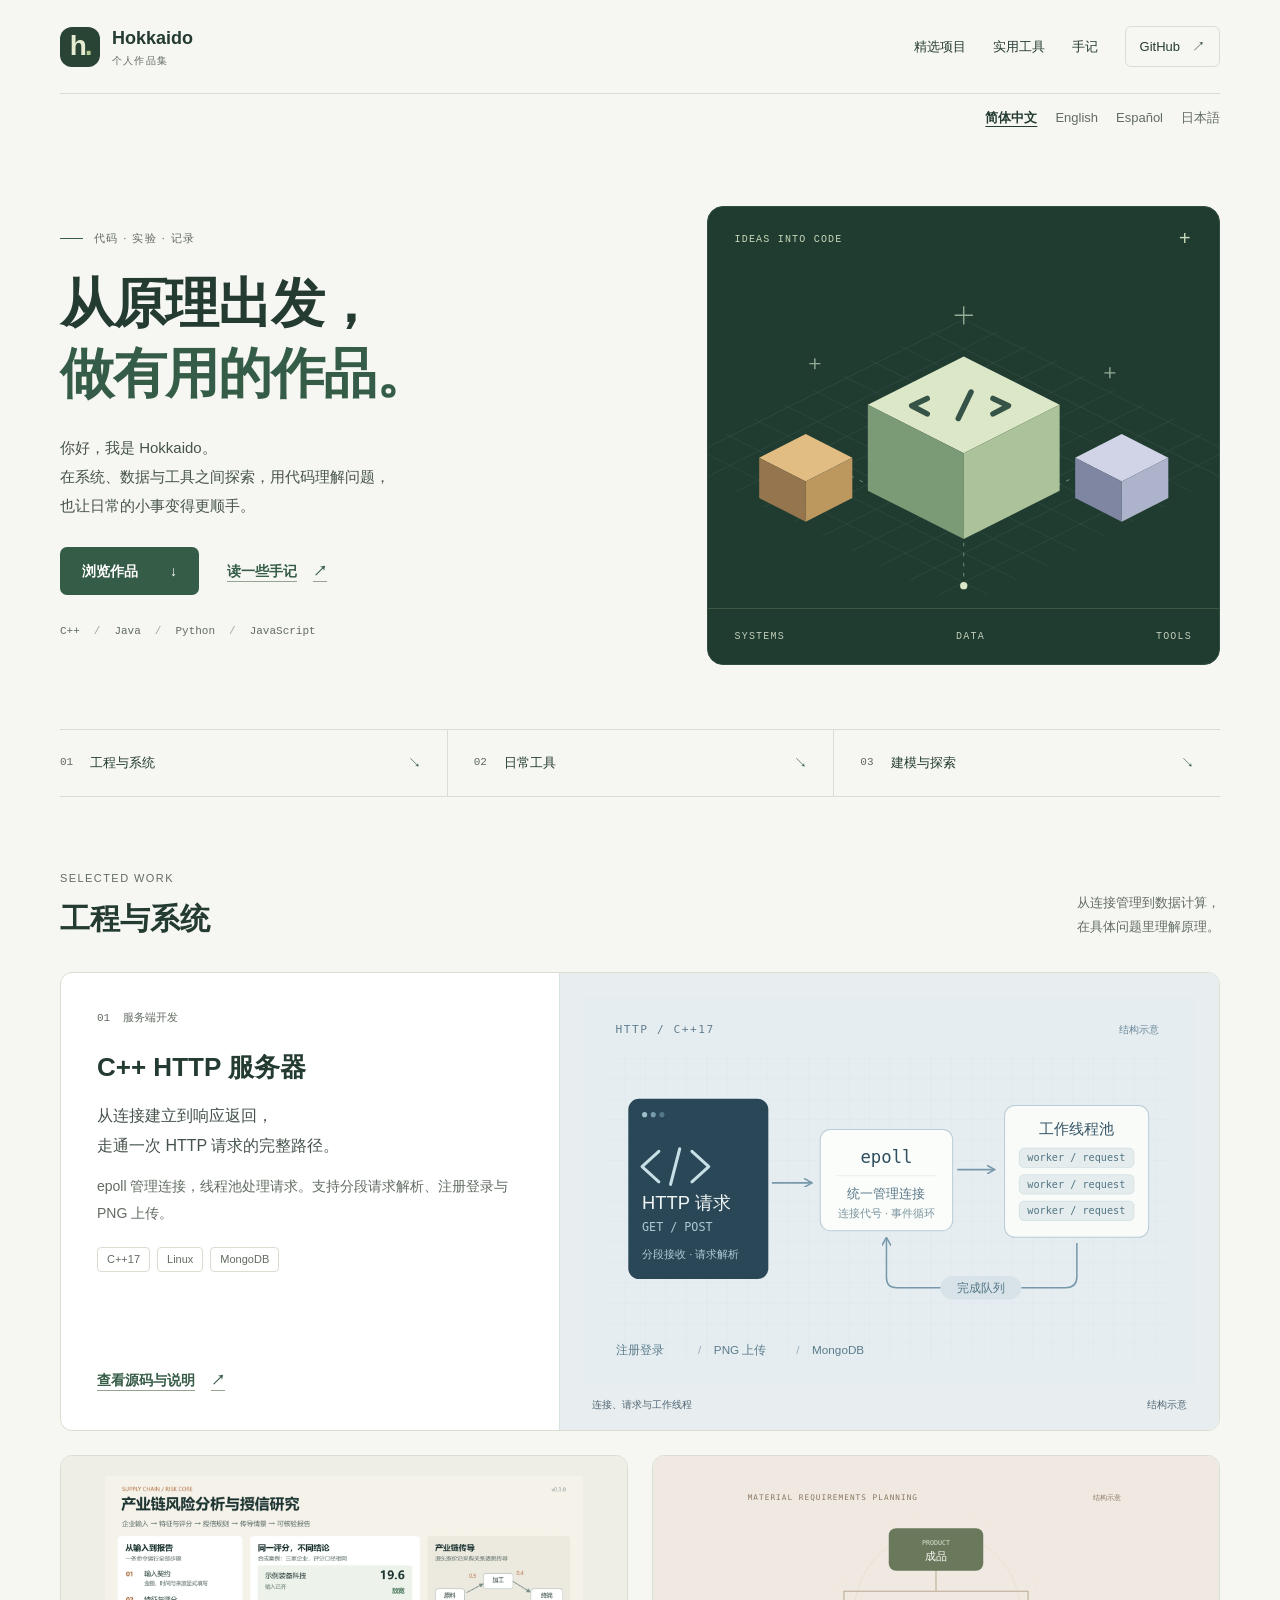
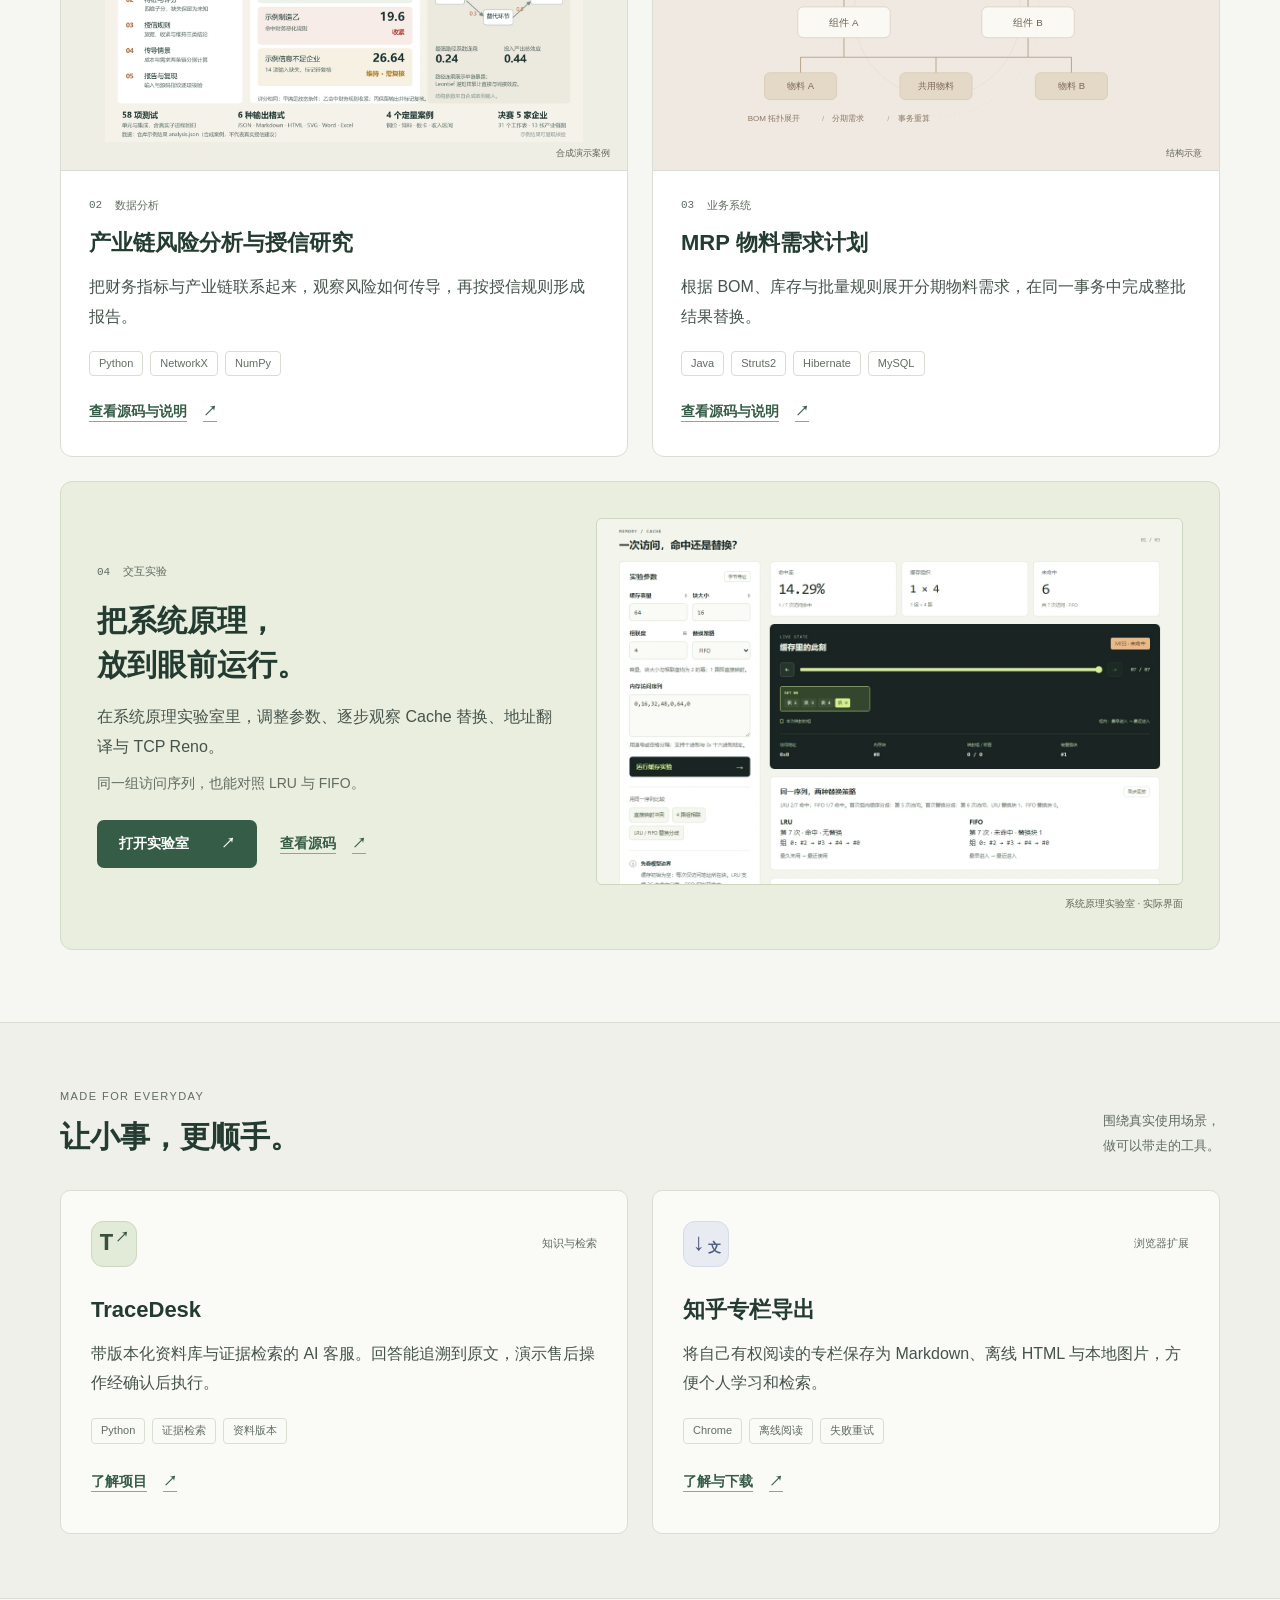
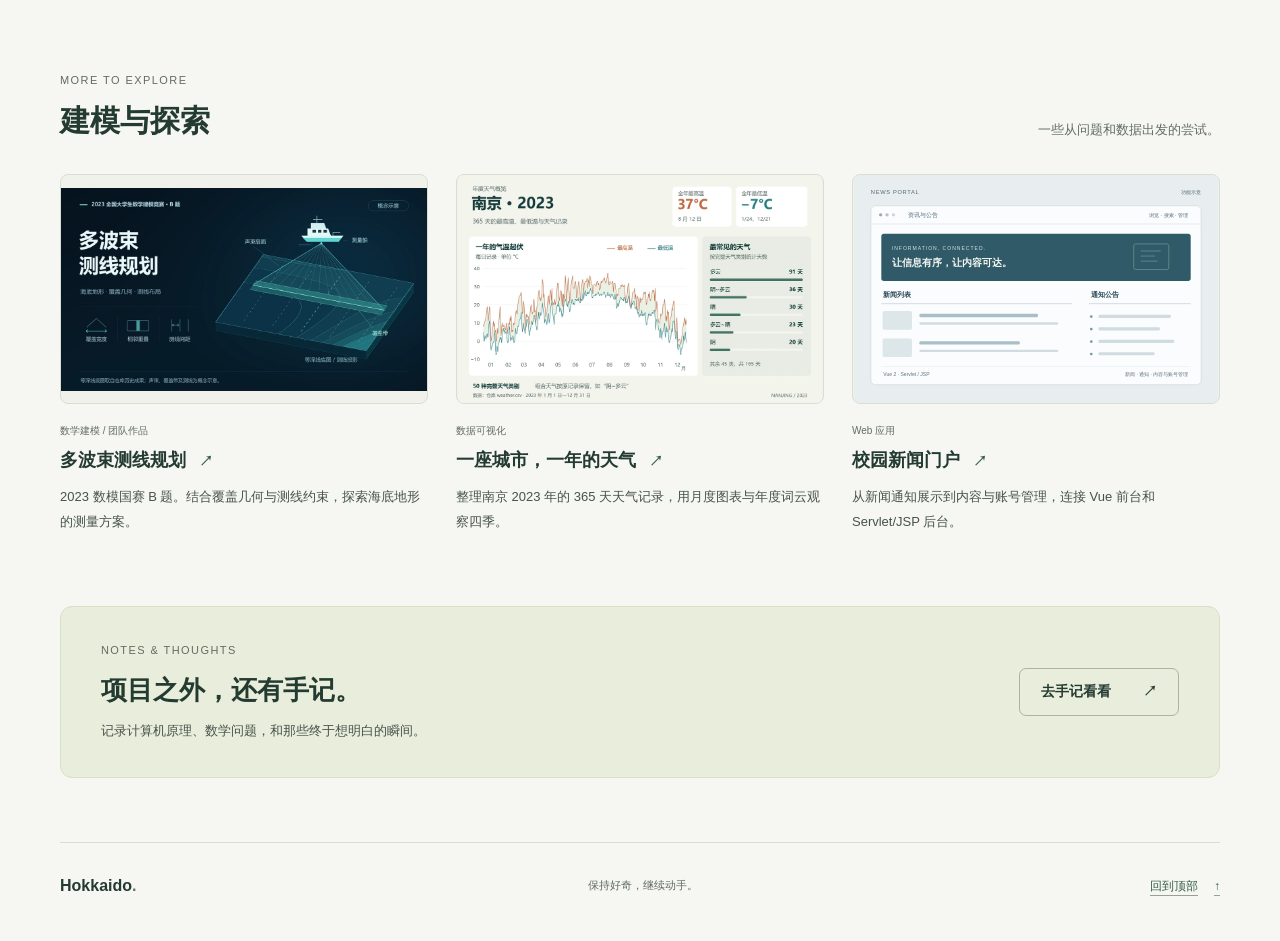
<file: index.html>
<!doctype html>
<html lang="zh-CN">
<head>
  <meta charset="utf-8">
  <meta name="viewport" content="width=device-width, initial-scale=1">
  <meta name="theme-color" content="#f6f7f2">
  <meta name="description" content="Hokkaido 的作品集。探索系统原理、服务端开发、数据分析与实用工具，查看项目源码和在线体验。">
  <meta property="og:type" content="website">
  <meta property="og:title" content="Hokkaido · 从原理出发，做有用的作品">
  <meta property="og:description" content="系统、数据与工具。用代码理解问题，把想法变成可体验的作品。">
  <meta property="og:url" content="https://hokkaidoooo.github.io/">
  <meta property="og:locale" content="zh_CN">
  <meta name="referrer" content="strict-origin-when-cross-origin">
  <link rel="canonical" href="https://hokkaidoooo.github.io/">
  <link rel="alternate" hreflang="zh-CN" href="https://hokkaidoooo.github.io/">
  <link rel="alternate" hreflang="en" href="https://hokkaidoooo.github.io/en/">
  <link rel="alternate" hreflang="es" href="https://hokkaidoooo.github.io/es/">
  <link rel="alternate" hreflang="ja" href="https://hokkaidoooo.github.io/ja/">
  <link rel="alternate" hreflang="x-default" href="https://hokkaidoooo.github.io/">
  <link rel="icon" href="assets/favicon.svg" type="image/svg+xml">
  <link rel="stylesheet" href="assets/site.css">
  <title>Hokkaido · 作品集</title>
</head>
<body id="top">
  <a class="skip-link" href="#main">跳到正文</a>
  <header class="site-header wrap">
    <a class="brand" href="#top" aria-label="Hokkaido，回到首页顶部">
      <span class="brand-mark" aria-hidden="true">h<span>.</span></span>
      <span>Hokkaido<span class="brand-caption">个人作品集</span></span>
    </a>
    <nav class="site-nav" aria-label="站内导航">
      <a href="#projects">精选项目</a><a href="#tools">实用工具</a>
      <a href="https://hokkaidoooo.github.io/blog/">手记</a>
      <a class="nav-github" href="https://github.com/Hokkaidoooo">GitHub <span aria-hidden="true">↗</span></a>
    </nav>
  </header>
  <nav class="language-nav wrap" aria-label="页面语言">
    <a lang="zh-CN" hreflang="zh-CN" href="index.html" aria-current="page">简体中文</a>
    <a lang="en" hreflang="en" href="en/index.html">English</a>
    <a lang="es" hreflang="es" href="es/index.html">Español</a>
    <a lang="ja" hreflang="ja" href="ja/index.html">日本語</a>
  </nav>
  <main id="main" tabindex="-1">
    <section class="hero wrap" aria-labelledby="intro-title">
      <div class="hero-copy">
        <p class="eyebrow"><span class="small-rule" aria-hidden="true"></span>代码 · 实验 · 记录</p>
        <h1 id="intro-title">从原理出发，<br><span>做有用的作品。</span></h1>
        <p class="hero-description">你好，我是 Hokkaido。<br>在系统、数据与工具之间探索，用代码理解问题，<br class="desktop-break">也让日常的小事变得更顺手。</p>
        <div class="hero-actions">
          <a class="button button-primary" href="#projects">浏览作品 <span aria-hidden="true">↓</span></a>
          <a class="text-link" href="https://hokkaidoooo.github.io/blog/">读一些手记 <span aria-hidden="true">↗</span></a>
        </div>
        <p class="hero-stack">C++ <span aria-hidden="true">/</span> Java <span aria-hidden="true">/</span> Python <span aria-hidden="true">/</span> JavaScript</p>
      </div>
      <div class="hero-art" aria-hidden="true">
        <div class="art-heading"><span>IDEAS INTO CODE</span><span class="art-cross">+</span></div>
        <svg viewBox="0 0 560 420" fill="none" xmlns="http://www.w3.org/2000/svg">
          <defs><pattern id="art-grid" width="32" height="32" patternUnits="userSpaceOnUse" patternTransform="matrix(1 .5 -1 .5 280 70)"><path d="M32 0H0V32" stroke="#36544a" stroke-width="1"/></pattern></defs>
          <path d="M-40 225 280 65 600 225 280 385Z" fill="url(#art-grid)"/>
          <path d="m107 217 173 87 173-87M280 304v57M182 179l98-49 98 49" stroke="#789386" stroke-dasharray="4 7"/>
          <path d="m280 157 105 53-105 53-105-53Z" fill="#152e25"/>
          <path d="m280 111 105 53-105 53-105-53Z" fill="#dce7c8"/>
          <path d="m175 164 105 53v94l-105-53Z" fill="#7b9b76"/>
          <path d="m280 217 105-53v94l-105 53Z" fill="#acc29a"/>
          <path d="m240 157-17 8 17 9m72-17 17 8-17 9m-24-24-14 29" stroke="#365347" stroke-width="6" stroke-linecap="round" stroke-linejoin="round"/>
          <path d="m107 237 51 26-51 26-51-26Z" fill="#142e25"/>
          <path d="m107 196 51 26-51 26-51-26Z" fill="#e1bd83"/>
          <path d="m56 222 51 26v44l-51-26Z" fill="#95754e"/>
          <path d="m107 248 51-26v44l-51 26Z" fill="#bc985f"/>
          <path d="m453 237 51 26-51 26-51-26Z" fill="#142e25"/>
          <path d="m453 196 51 26-51 26-51-26Z" fill="#d1d4e6"/>
          <path d="m402 222 51 26v44l-51-26Z" fill="#7e86a2"/>
          <path d="m453 248 51-26v44l-51 26Z" fill="#adb3cb"/>
          <circle cx="280" cy="362" r="4" fill="#dce7c8"/>
          <path d="M280 76V56M270 66h20M117 125v-12m-6 6h12M440 135v-12m-6 6h12" stroke="#94ad97" stroke-width="1.5"/>
        </svg>
        <div class="art-footer"><span>SYSTEMS</span><span>DATA</span><span>TOOLS</span></div>
      </div>
    </section>
    <nav class="section-index wrap" aria-label="作品分类">
      <a href="#projects"><span>01</span> 工程与系统 <span aria-hidden="true">↘</span></a>
      <a href="#tools"><span>02</span> 日常工具 <span aria-hidden="true">↘</span></a>
      <a href="#more"><span>03</span> 建模与探索 <span aria-hidden="true">↘</span></a>
    </nav>
    <section class="section wrap projects" id="projects" aria-labelledby="projects-title">
      <div class="section-heading">
        <div><p class="eyebrow">SELECTED WORK</p><h2 id="projects-title">工程与系统</h2></div>
        <p class="section-intro">从连接管理到数据计算，<br>在具体问题里理解原理。</p>
      </div>
      <article class="featured-project project" id="http" aria-labelledby="http-title">
        <div class="featured-copy">
          <p class="project-kicker"><span class="project-number">01</span> 服务端开发</p>
          <h3 id="http-title">C++ HTTP 服务器</h3>
          <p class="project-description">从连接建立到响应返回，<br>走通一次 HTTP 请求的完整路径。</p>
          <p class="project-detail">epoll 管理连接，线程池处理请求。支持分段请求解析、注册登录与 PNG 上传。</p>
          <ul class="tags" aria-label="C++ HTTP 服务器技术栈"><li>C++17</li><li>Linux</li><li>MongoDB</li></ul>
          <a class="text-link" href="https://github.com/Hokkaidoooo/cpp-http-server">查看源码与说明 <span aria-hidden="true">↗</span></a>
        </div>
        <figure class="featured-image">
          <img src="assets/http-server.svg" width="1200" height="760" alt="服务器结构示意：epoll 管理连接，工作线程通过完成队列交回结果" fetchpriority="high">
          <figcaption><span>连接、请求与工作线程</span><span>结构示意</span></figcaption>
        </figure>
      </article>
      <div class="project-grid">
        <article class="project project-card" id="risk" aria-labelledby="risk-title">
          <figure class="card-image risk-image">
            <img src="assets/risk-overview.webp" width="1440" height="800" alt="产业链分析的合成案例、报告流程与传导示意，图中标有数据来源" loading="lazy">
            <figcaption>合成演示案例</figcaption>
          </figure>
          <div class="card-copy">
            <p class="project-kicker"><span class="project-number">02</span> 数据分析</p>
            <h3 id="risk-title">产业链风险分析与授信研究</h3>
            <p class="project-description">把财务指标与产业链联系起来，观察风险如何传导，再按授信规则形成报告。</p>
            <ul class="tags" aria-label="产业链分析技术栈"><li>Python</li><li>NetworkX</li><li>NumPy</li></ul>
            <a class="text-link" href="https://github.com/Hokkaidoooo/supply-chain-risk-core">查看源码与说明 <span aria-hidden="true">↗</span></a>
          </div>
        </article>
        <article class="project project-card" id="mrp" aria-labelledby="mrp-title">
          <figure class="card-image mrp-image">
            <img src="assets/mrp-system.svg" width="1200" height="760" alt="物料需求计划结构示意：成品、组件和共用物料组成多层 BOM" loading="lazy">
            <figcaption>结构示意</figcaption>
          </figure>
          <div class="card-copy">
            <p class="project-kicker"><span class="project-number">03</span> 业务系统</p>
            <h3 id="mrp-title">MRP 物料需求计划</h3>
            <p class="project-description">根据 BOM、库存与批量规则展开分期物料需求，在同一事务中完成整批结果替换。</p>
            <ul class="tags" aria-label="MRP 技术栈"><li>Java</li><li>Struts2</li><li>Hibernate</li><li>MySQL</li></ul>
            <a class="text-link" href="https://github.com/Hokkaidoooo/mrp-system">查看源码与说明 <span aria-hidden="true">↗</span></a>
          </div>
        </article>
      </div>
      <article class="systems-project project" id="systems" aria-labelledby="systems-title">
        <div class="systems-copy">
          <p class="project-kicker"><span class="project-number">04</span> 交互实验</p>
          <h3 id="systems-title">把系统原理，<br>放到眼前运行。</h3>
          <p class="project-description">在系统原理实验室里，调整参数、逐步观察 Cache 替换、地址翻译与 TCP Reno。</p>
          <p class="project-detail">同一组访问序列，也能对照 LRU 与 FIFO。</p>
          <div class="project-links">
            <a class="button button-primary" href="https://hokkaidoooo.github.io/cs-systems-lab/">打开实验室 <span aria-hidden="true">↗</span></a>
            <a class="text-link" href="https://github.com/Hokkaidoooo/cs-systems-lab">查看源码 <span aria-hidden="true">↗</span></a>
          </div>
        </div>
        <figure class="systems-image">
          <img src="assets/systems-lab.webp" width="1280" height="800" alt="系统原理实验室的实际界面：Cache 参数、缓存状态与 LRU、FIFO 对照结果" loading="lazy">
          <figcaption>系统原理实验室 · 实际界面</figcaption>
        </figure>
      </article>
    </section>
    <section class="tool-section" id="tools" aria-labelledby="tools-title">
      <div class="wrap">
        <div class="section-heading">
          <div><p class="eyebrow">MADE FOR EVERYDAY</p><h2 id="tools-title">让小事，更顺手。</h2></div>
          <p class="section-intro">围绕真实使用场景，<br>做可以带走的工具。</p>
        </div>
        <div class="tool-grid">
          <article class="tool-card" aria-labelledby="tracedesk-title">
            <div class="tool-top"><span class="tool-icon" aria-hidden="true">T<span>↗</span></span><span class="tool-type">知识与检索</span></div>
            <h3 id="tracedesk-title">TraceDesk</h3>
            <p>带版本化资料库与证据检索的 AI 客服。回答能追溯到原文，演示售后操作经确认后执行。</p>
            <ul class="tags" aria-label="TraceDesk 特性"><li>Python</li><li>证据检索</li><li>资料版本</li></ul>
            <a class="text-link" href="https://github.com/Hokkaidoooo/tracedesk">了解项目 <span aria-hidden="true">↗</span></a>
          </article>
          <article class="tool-card" aria-labelledby="exporter-title">
            <div class="tool-top"><span class="tool-icon exporter-icon" aria-hidden="true">↓<span>文</span></span><span class="tool-type">浏览器扩展</span></div>
            <h3 id="exporter-title">知乎专栏导出</h3>
            <p>将自己有权阅读的专栏保存为 Markdown、离线 HTML 与本地图片，方便个人学习和检索。</p>
            <ul class="tags" aria-label="知乎导出特性"><li>Chrome</li><li>离线阅读</li><li>失败重试</li></ul>
            <a class="text-link" href="https://github.com/Hokkaidoooo/zhihu-column-exporter">了解与下载 <span aria-hidden="true">↗</span></a>
          </article>
        </div>
      </div>
    </section>
    <section class="section wrap" id="more" aria-labelledby="more-title">
      <div class="section-heading">
        <div><p class="eyebrow">MORE TO EXPLORE</p><h2 id="more-title">建模与探索</h2></div>
        <p class="section-intro">一些从问题和数据出发的尝试。</p>
      </div>
      <div class="explore-grid">
        <article class="explore-card" aria-labelledby="multibeam-title">
          <img src="assets/multibeam.webp" width="1080" height="600" alt="多波束测线与海底地形的概念示意" loading="lazy">
          <p class="explore-category">数学建模 / 团队作品</p>
          <h3 id="multibeam-title"><a href="https://github.com/Hokkaidoooo/cumcm-2023-multibeam">多波束测线规划 <span aria-hidden="true">↗</span></a></h3>
          <p>2023 数模国赛 B 题。结合覆盖几何与测线约束，探索海底地形的测量方案。</p>
        </article>
        <article class="explore-card" aria-labelledby="weather-title">
          <img src="assets/weather.webp" width="1080" height="675" alt="南京 2023 年全年高低温与天气类别统计" loading="lazy">
          <p class="explore-category">数据可视化</p>
          <h3 id="weather-title"><a href="https://github.com/Hokkaidoooo/nanjing-weather-visualization">一座城市，一年的天气 <span aria-hidden="true">↗</span></a></h3>
          <p>整理南京 2023 年的 365 天天气记录，用月度图表与年度词云观察四季。</p>
        </article>
        <article class="explore-card" aria-labelledby="news-title">
          <img src="assets/news-portal.svg" width="1080" height="675" alt="新闻门户功能示意：新闻列表、通知公告与内容管理，不代表实际运行截图" loading="lazy">
          <p class="explore-category">Web 应用</p>
          <h3 id="news-title"><a href="https://github.com/Hokkaidoooo/campus-news-portal">校园新闻门户 <span aria-hidden="true">↗</span></a></h3>
          <p>从新闻通知展示到内容与账号管理，连接 Vue 前台和 Servlet/JSP 后台。</p>
        </article>
      </div>
    </section>
    <section class="notes-section wrap" aria-labelledby="notes-title">
      <div><p class="eyebrow">NOTES & THOUGHTS</p><h2 id="notes-title">项目之外，还有手记。</h2><p>记录计算机原理、数学问题，和那些终于想明白的瞬间。</p></div>
      <a class="button button-outline" href="https://hokkaidoooo.github.io/blog/">去手记看看 <span aria-hidden="true">↗</span></a>
    </section>
  </main>
  <footer class="site-footer wrap">
    <a class="footer-name" href="#top">Hokkaido<span aria-hidden="true">.</span></a>
    <p>保持好奇，继续动手。</p>
    <a class="text-link" href="#top">回到顶部 <span aria-hidden="true">↑</span></a>
  </footer>
</body>
</html>
</file>
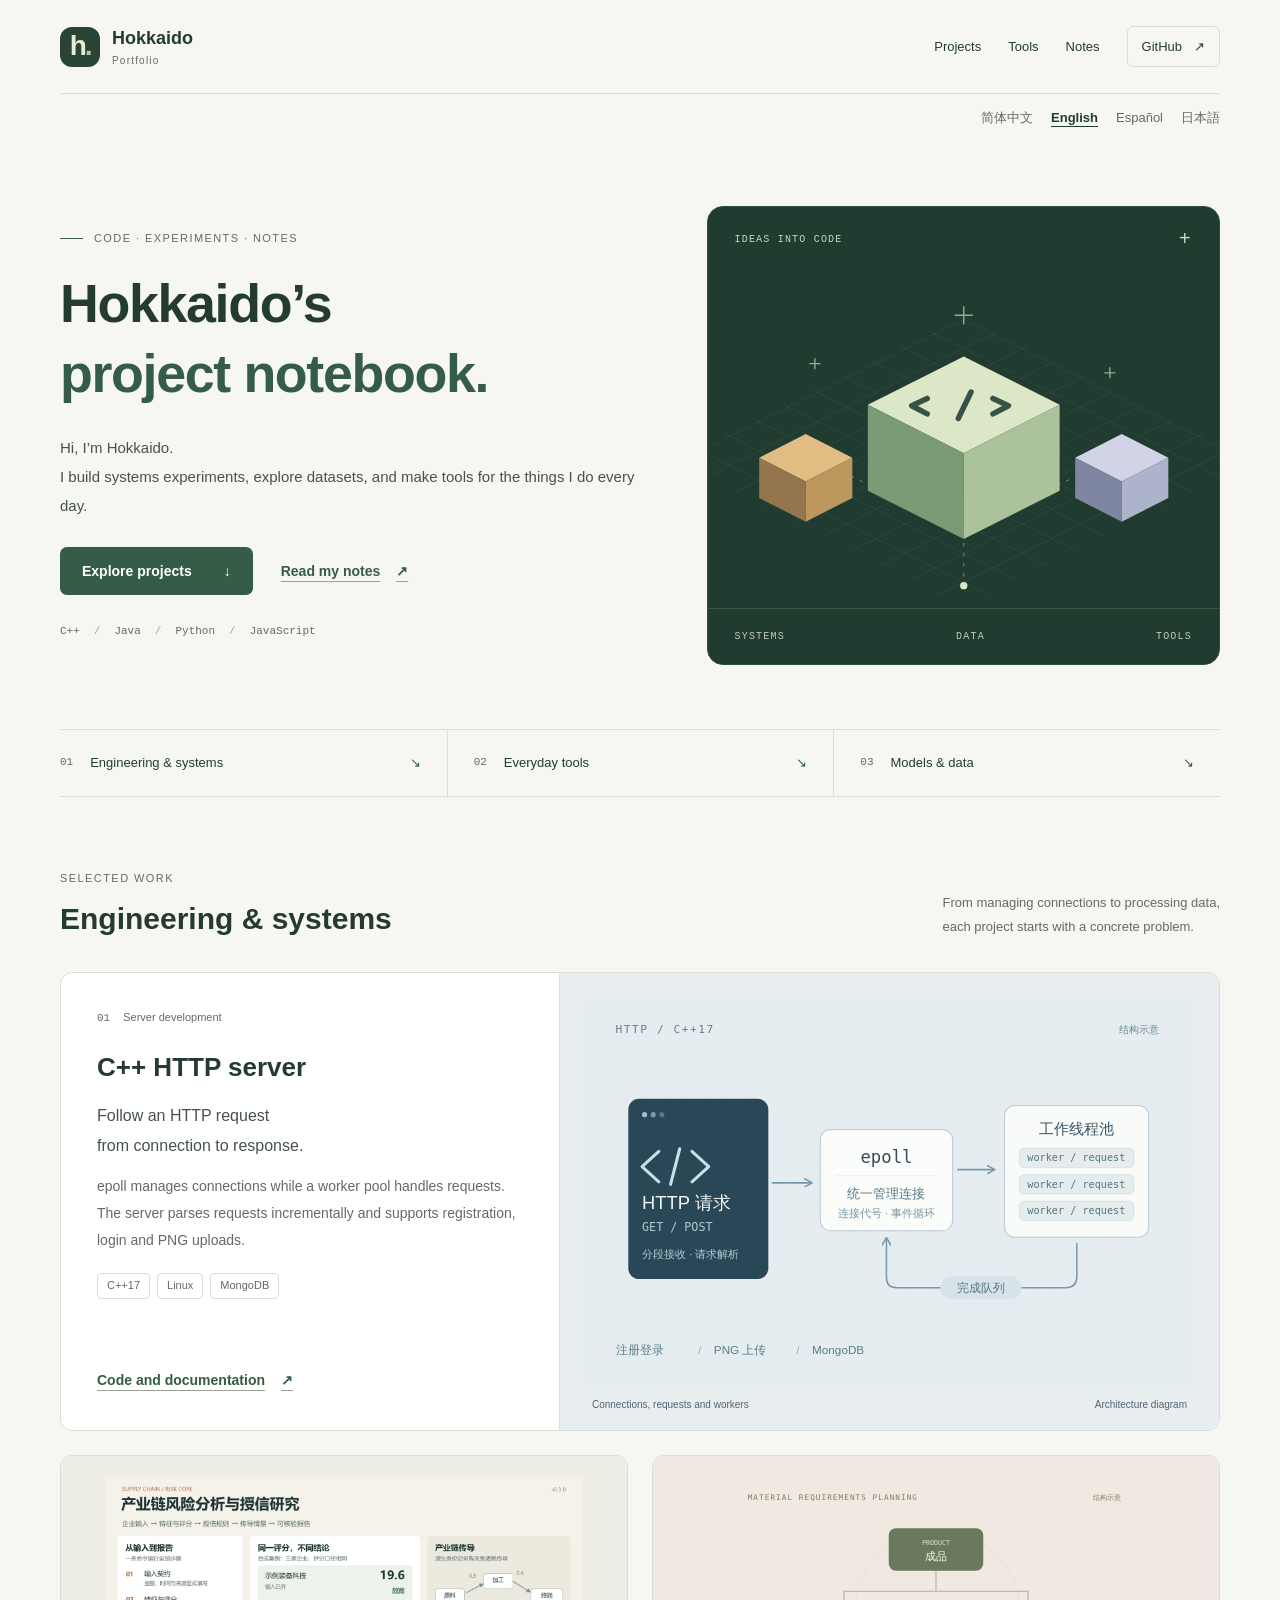
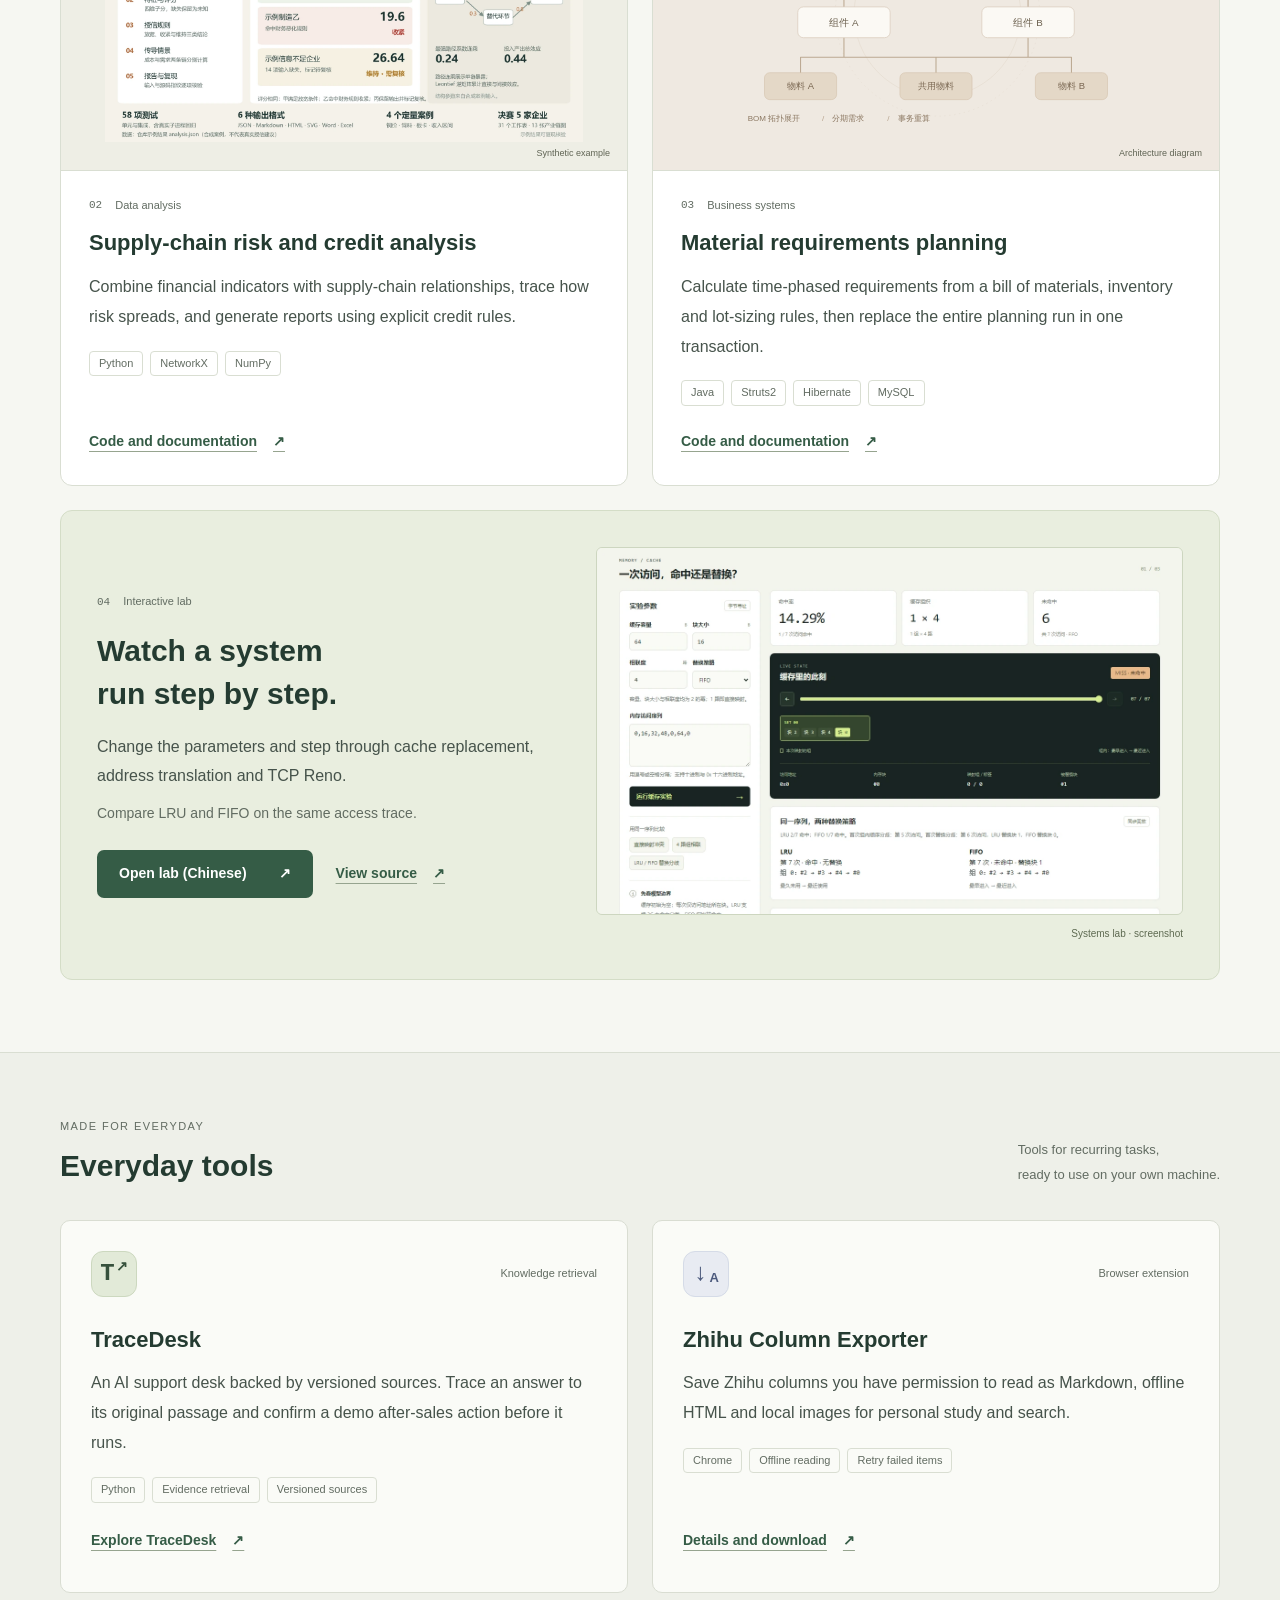
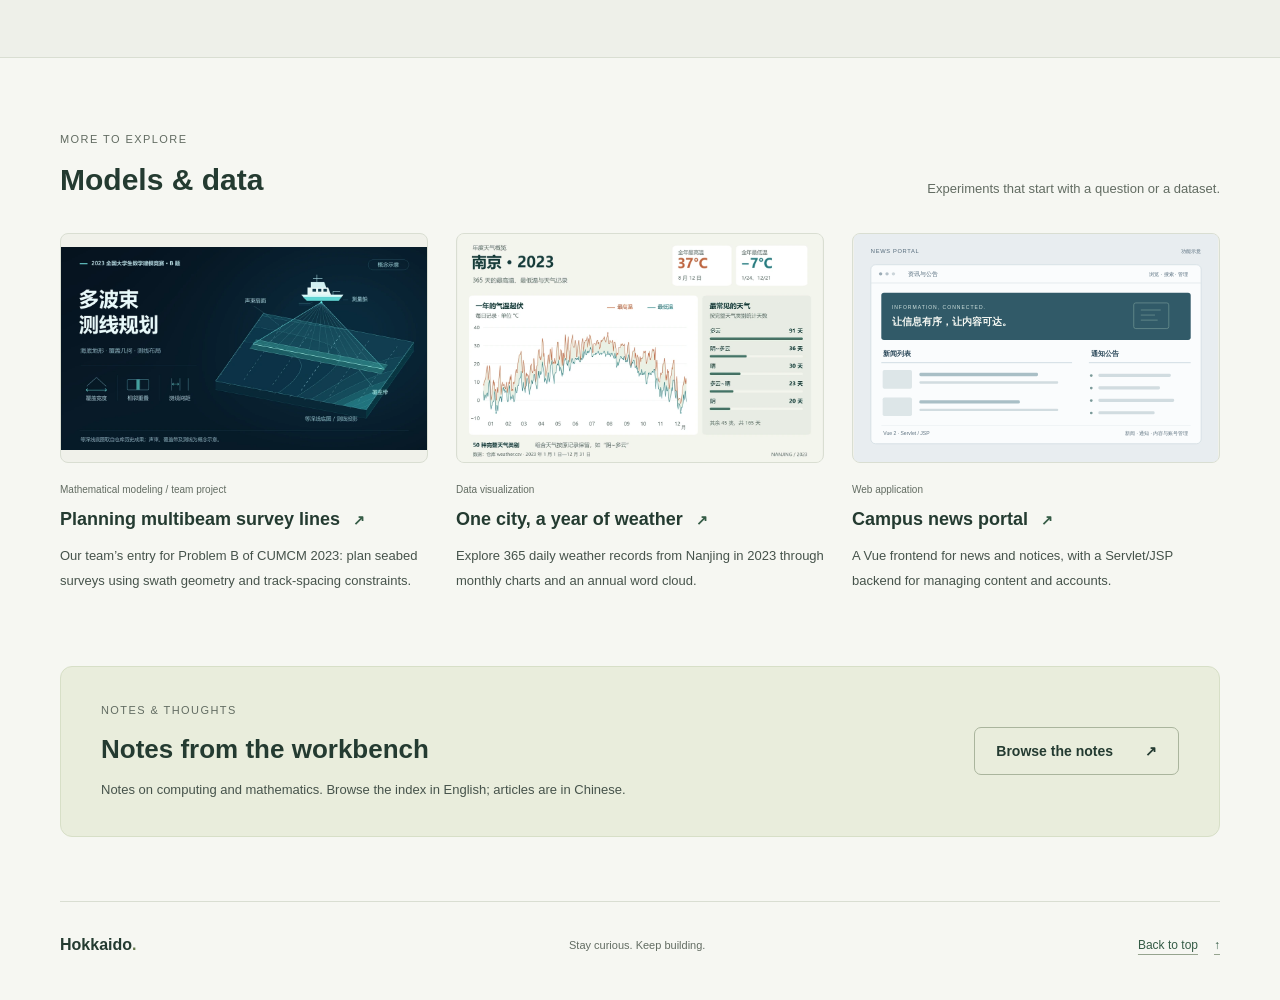
<file: en/index.html>
<!doctype html>
<html lang="en">
<head>
  <meta charset="utf-8">
  <meta name="viewport" content="width=device-width, initial-scale=1">
  <meta name="theme-color" content="#f6f7f2">
  <meta name="description" content="Explore Hokkaido’s systems experiments, backend projects, data analysis and everyday tools, with source code and live demos.">
  <meta property="og:type" content="website">
  <meta property="og:title" content="Hokkaido · Systems, data and everyday tools">
  <meta property="og:description" content="Systems, data and tools: ideas you can try and code you can inspect.">
  <meta property="og:url" content="https://hokkaidoooo.github.io/en/">
  <meta property="og:locale" content="en_US">
  <meta name="referrer" content="strict-origin-when-cross-origin">
  <link rel="canonical" href="https://hokkaidoooo.github.io/en/">
  <link rel="alternate" hreflang="zh-CN" href="https://hokkaidoooo.github.io/">
  <link rel="alternate" hreflang="en" href="https://hokkaidoooo.github.io/en/">
  <link rel="alternate" hreflang="es" href="https://hokkaidoooo.github.io/es/">
  <link rel="alternate" hreflang="ja" href="https://hokkaidoooo.github.io/ja/">
  <link rel="alternate" hreflang="x-default" href="https://hokkaidoooo.github.io/">
  <link rel="icon" href="../assets/favicon.svg" type="image/svg+xml">
  <link rel="stylesheet" href="../assets/site.css">
  <title>Hokkaido · Portfolio</title>
</head>
<body id="top">
  <a class="skip-link" href="#main">Skip to content</a>
  <header class="site-header wrap">
    <a class="brand" href="#top" aria-label="Hokkaido, back to the top">
      <span class="brand-mark" aria-hidden="true">h<span>.</span></span>
      <span>Hokkaido<span class="brand-caption">Portfolio</span></span>
    </a>
    <nav class="site-nav" aria-label="Main navigation">
      <a href="#projects">Projects</a><a href="#tools">Tools</a>
      <a href="https://hokkaidoooo.github.io/blog/en/">Notes</a>
      <a class="nav-github" href="https://github.com/Hokkaidoooo/Hokkaidoooo/blob/main/README.en.md">GitHub <span aria-hidden="true">↗</span></a>
    </nav>
  </header>
  <nav class="language-nav wrap" aria-label="Page language">
    <a lang="zh-CN" hreflang="zh-CN" href="../index.html">简体中文</a>
    <a lang="en" hreflang="en" href="index.html" aria-current="page">English</a>
    <a lang="es" hreflang="es" href="../es/index.html">Español</a>
    <a lang="ja" hreflang="ja" href="../ja/index.html">日本語</a>
  </nav>
  <main id="main" tabindex="-1">
    <section class="hero wrap" aria-labelledby="intro-title">
      <div class="hero-copy">
        <p class="eyebrow"><span class="small-rule" aria-hidden="true"></span>CODE · EXPERIMENTS · NOTES</p>
        <h1 id="intro-title">Hokkaido’s <br><span>project notebook.</span></h1>
        <p class="hero-description">Hi, I’m Hokkaido.<br>I build systems experiments, explore datasets, <br class="desktop-break">and make tools for the things I do every day.</p>
        <div class="hero-actions">
          <a class="button button-primary" href="#projects">Explore projects <span aria-hidden="true">↓</span></a>
          <a class="text-link" href="https://hokkaidoooo.github.io/blog/en/">Read my notes <span aria-hidden="true">↗</span></a>
        </div>
        <p class="hero-stack">C++ <span aria-hidden="true">/</span> Java <span aria-hidden="true">/</span> Python <span aria-hidden="true">/</span> JavaScript</p>
      </div>
      <div class="hero-art" aria-hidden="true">
        <div class="art-heading"><span>IDEAS INTO CODE</span><span class="art-cross">+</span></div>
        <svg viewBox="0 0 560 420" fill="none" xmlns="http://www.w3.org/2000/svg">
          <defs><pattern id="art-grid" width="32" height="32" patternUnits="userSpaceOnUse" patternTransform="matrix(1 .5 -1 .5 280 70)"><path d="M32 0H0V32" stroke="#36544a" stroke-width="1"/></pattern></defs>
          <path d="M-40 225 280 65 600 225 280 385Z" fill="url(#art-grid)"/>
          <path d="m107 217 173 87 173-87M280 304v57M182 179l98-49 98 49" stroke="#789386" stroke-dasharray="4 7"/>
          <path d="m280 157 105 53-105 53-105-53Z" fill="#152e25"/>
          <path d="m280 111 105 53-105 53-105-53Z" fill="#dce7c8"/>
          <path d="m175 164 105 53v94l-105-53Z" fill="#7b9b76"/>
          <path d="m280 217 105-53v94l-105 53Z" fill="#acc29a"/>
          <path d="m240 157-17 8 17 9m72-17 17 8-17 9m-24-24-14 29" stroke="#365347" stroke-width="6" stroke-linecap="round" stroke-linejoin="round"/>
          <path d="m107 237 51 26-51 26-51-26Z" fill="#142e25"/>
          <path d="m107 196 51 26-51 26-51-26Z" fill="#e1bd83"/>
          <path d="m56 222 51 26v44l-51-26Z" fill="#95754e"/>
          <path d="m107 248 51-26v44l-51 26Z" fill="#bc985f"/>
          <path d="m453 237 51 26-51 26-51-26Z" fill="#142e25"/>
          <path d="m453 196 51 26-51 26-51-26Z" fill="#d1d4e6"/>
          <path d="m402 222 51 26v44l-51-26Z" fill="#7e86a2"/>
          <path d="m453 248 51-26v44l-51 26Z" fill="#adb3cb"/>
          <circle cx="280" cy="362" r="4" fill="#dce7c8"/>
          <path d="M280 76V56M270 66h20M117 125v-12m-6 6h12M440 135v-12m-6 6h12" stroke="#94ad97" stroke-width="1.5"/>
        </svg>
        <div class="art-footer"><span>SYSTEMS</span><span>DATA</span><span>TOOLS</span></div>
      </div>
    </section>
    <nav class="section-index wrap" aria-label="Project categories">
      <a href="#projects"><span>01</span> Engineering &amp; systems <span aria-hidden="true">↘</span></a>
      <a href="#tools"><span>02</span> Everyday tools <span aria-hidden="true">↘</span></a>
      <a href="#more"><span>03</span> Models &amp; data <span aria-hidden="true">↘</span></a>
    </nav>
    <section class="section wrap projects" id="projects" aria-labelledby="projects-title">
      <div class="section-heading">
        <div><p class="eyebrow">SELECTED WORK</p><h2 id="projects-title">Engineering &amp; systems</h2></div>
        <p class="section-intro">From managing connections to processing data, <br>each project starts with a concrete problem.</p>
      </div>
      <article class="featured-project project" id="http" aria-labelledby="http-title">
        <div class="featured-copy">
          <p class="project-kicker"><span class="project-number">01</span> Server development</p>
          <h3 id="http-title">C++ HTTP server</h3>
          <p class="project-description">Follow an HTTP request <br>from connection to response.</p>
          <p class="project-detail">epoll manages connections while a worker pool handles requests. The server parses requests incrementally and supports registration, login and PNG uploads.</p>
          <ul class="tags" aria-label="HTTP server technologies"><li>C++17</li><li>Linux</li><li>MongoDB</li></ul>
          <a class="text-link" href="https://github.com/Hokkaidoooo/cpp-http-server/blob/main/README.en.md">Code and documentation <span aria-hidden="true">↗</span></a>
        </div>
        <figure class="featured-image">
          <img src="../assets/http-server.svg" width="1200" height="760" alt="Server diagram: epoll manages connections; workers return results through a completion queue." fetchpriority="high">
          <figcaption><span>Connections, requests and workers</span><span>Architecture diagram</span></figcaption>
        </figure>
      </article>
      <div class="project-grid">
        <article class="project project-card" id="risk" aria-labelledby="risk-title">
          <figure class="card-image risk-image">
            <img src="../assets/risk-overview.webp" width="1440" height="800" alt="Synthetic supply-chain example showing the report workflow, risk propagation and data sources." loading="lazy">
            <figcaption>Synthetic example</figcaption>
          </figure>
          <div class="card-copy">
            <p class="project-kicker"><span class="project-number">02</span> Data analysis</p>
            <h3 id="risk-title">Supply-chain risk and credit analysis</h3>
            <p class="project-description">Combine financial indicators with supply-chain relationships, trace how risk spreads, and generate reports using explicit credit rules.</p>
            <ul class="tags" aria-label="Supply-chain analysis technologies"><li>Python</li><li>NetworkX</li><li>NumPy</li></ul>
            <a class="text-link" href="https://github.com/Hokkaidoooo/supply-chain-risk-core/blob/main/README.en.md">Code and documentation <span aria-hidden="true">↗</span></a>
          </div>
        </article>
        <article class="project project-card" id="mrp" aria-labelledby="mrp-title">
          <figure class="card-image mrp-image">
            <img src="../assets/mrp-system.svg" width="1200" height="760" alt="MRP diagram: finished goods, assemblies and shared components form a multilevel bill of materials." loading="lazy">
            <figcaption>Architecture diagram</figcaption>
          </figure>
          <div class="card-copy">
            <p class="project-kicker"><span class="project-number">03</span> Business systems</p>
            <h3 id="mrp-title">Material requirements planning</h3>
            <p class="project-description">Calculate time-phased requirements from a bill of materials, inventory and lot-sizing rules, then replace the entire planning run in one transaction.</p>
            <ul class="tags" aria-label="MRP technologies"><li>Java</li><li>Struts2</li><li>Hibernate</li><li>MySQL</li></ul>
            <a class="text-link" href="https://github.com/Hokkaidoooo/mrp-system/blob/main/README.en.md">Code and documentation <span aria-hidden="true">↗</span></a>
          </div>
        </article>
      </div>
      <article class="systems-project project" id="systems" aria-labelledby="systems-title">
        <div class="systems-copy">
          <p class="project-kicker"><span class="project-number">04</span> Interactive lab</p>
          <h3 id="systems-title">Watch a system <br>run step by step.</h3>
          <p class="project-description">Change the parameters and step through cache replacement, address translation and TCP Reno.</p>
          <p class="project-detail">Compare LRU and FIFO on the same access trace.</p>
          <div class="project-links">
            <a class="button button-primary" href="https://hokkaidoooo.github.io/cs-systems-lab/">Open lab (Chinese) <span aria-hidden="true">↗</span></a>
            <a class="text-link" href="https://github.com/Hokkaidoooo/cs-systems-lab/blob/main/README.en.md">View source <span aria-hidden="true">↗</span></a>
          </div>
        </div>
        <figure class="systems-image">
          <img src="../assets/systems-lab.webp" width="1280" height="800" alt="Lab screenshot with cache settings, cache state and a comparison of LRU and FIFO." loading="lazy">
          <figcaption>Systems lab · screenshot</figcaption>
        </figure>
      </article>
    </section>
    <section class="tool-section" id="tools" aria-labelledby="tools-title">
      <div class="wrap">
        <div class="section-heading">
          <div><p class="eyebrow">MADE FOR EVERYDAY</p><h2 id="tools-title">Everyday tools</h2></div>
          <p class="section-intro">Tools for recurring tasks, <br>ready to use on your own machine.</p>
        </div>
        <div class="tool-grid">
          <article class="tool-card" aria-labelledby="tracedesk-title">
            <div class="tool-top"><span class="tool-icon" aria-hidden="true">T<span>↗</span></span><span class="tool-type">Knowledge retrieval</span></div>
            <h3 id="tracedesk-title">TraceDesk</h3>
            <p>An AI support desk backed by versioned sources. Trace an answer to its original passage and confirm a demo after-sales action before it runs.</p>
            <ul class="tags" aria-label="TraceDesk features"><li>Python</li><li>Evidence retrieval</li><li>Versioned sources</li></ul>
            <a class="text-link" href="https://github.com/Hokkaidoooo/tracedesk/blob/main/README.en.md">Explore TraceDesk <span aria-hidden="true">↗</span></a>
          </article>
          <article class="tool-card" aria-labelledby="exporter-title">
            <div class="tool-top"><span class="tool-icon exporter-icon" aria-hidden="true">↓<span>A</span></span><span class="tool-type">Browser extension</span></div>
            <h3 id="exporter-title">Zhihu Column Exporter</h3>
            <p>Save Zhihu columns you have permission to read as Markdown, offline HTML and local images for personal study and search.</p>
            <ul class="tags" aria-label="Exporter features"><li>Chrome</li><li>Offline reading</li><li>Retry failed items</li></ul>
            <a class="text-link" href="https://github.com/Hokkaidoooo/zhihu-column-exporter/blob/main/README.en.md">Details and download <span aria-hidden="true">↗</span></a>
          </article>
        </div>
      </div>
    </section>
    <section class="section wrap" id="more" aria-labelledby="more-title">
      <div class="section-heading">
        <div><p class="eyebrow">MORE TO EXPLORE</p><h2 id="more-title">Models &amp; data</h2></div>
        <p class="section-intro">Experiments that start with a question or a dataset.</p>
      </div>
      <div class="explore-grid">
        <article class="explore-card" aria-labelledby="multibeam-title">
          <img src="../assets/multibeam.webp" width="1080" height="600" alt="Conceptual diagram of multibeam survey lines over a seabed." loading="lazy">
          <p class="explore-category">Mathematical modeling / team project</p>
          <h3 id="multibeam-title"><a href="https://github.com/Hokkaidoooo/cumcm-2023-multibeam/blob/main/README.en.md">Planning multibeam survey lines <span aria-hidden="true">↗</span></a></h3>
          <p>Our team’s entry for Problem B of CUMCM 2023: plan seabed surveys using swath geometry and track-spacing constraints.</p>
        </article>
        <article class="explore-card" aria-labelledby="weather-title">
          <img src="../assets/weather.webp" width="1080" height="675" alt="Daily highs and lows and weather categories in Nanjing throughout 2023." loading="lazy">
          <p class="explore-category">Data visualization</p>
          <h3 id="weather-title"><a href="https://github.com/Hokkaidoooo/nanjing-weather-visualization/blob/main/README.en.md">One city, a year of weather <span aria-hidden="true">↗</span></a></h3>
          <p>Explore 365 daily weather records from Nanjing in 2023 through monthly charts and an annual word cloud.</p>
        </article>
        <article class="explore-card" aria-labelledby="news-title">
          <img src="../assets/news-portal.svg" width="1080" height="675" alt="Illustration of a news feed, notices and content management; not a screenshot." loading="lazy">
          <p class="explore-category">Web application</p>
          <h3 id="news-title"><a href="https://github.com/Hokkaidoooo/campus-news-portal/blob/main/README.en.md">Campus news portal <span aria-hidden="true">↗</span></a></h3>
          <p>A Vue frontend for news and notices, with a Servlet/JSP backend for managing content and accounts.</p>
        </article>
      </div>
    </section>
    <section class="notes-section wrap" aria-labelledby="notes-title">
      <div><p class="eyebrow">NOTES & THOUGHTS</p><h2 id="notes-title">Notes from the workbench</h2><p>Notes on computing and mathematics. Browse the index in English; articles are in Chinese.</p></div>
      <a class="button button-outline" href="https://hokkaidoooo.github.io/blog/en/">Browse the notes <span aria-hidden="true">↗</span></a>
    </section>
  </main>
  <footer class="site-footer wrap">
    <a class="footer-name" href="#top">Hokkaido<span aria-hidden="true">.</span></a>
    <p>Stay curious. Keep building.</p>
    <a class="text-link" href="#top">Back to top <span aria-hidden="true">↑</span></a>
  </footer>
</body>
</html>
</file>
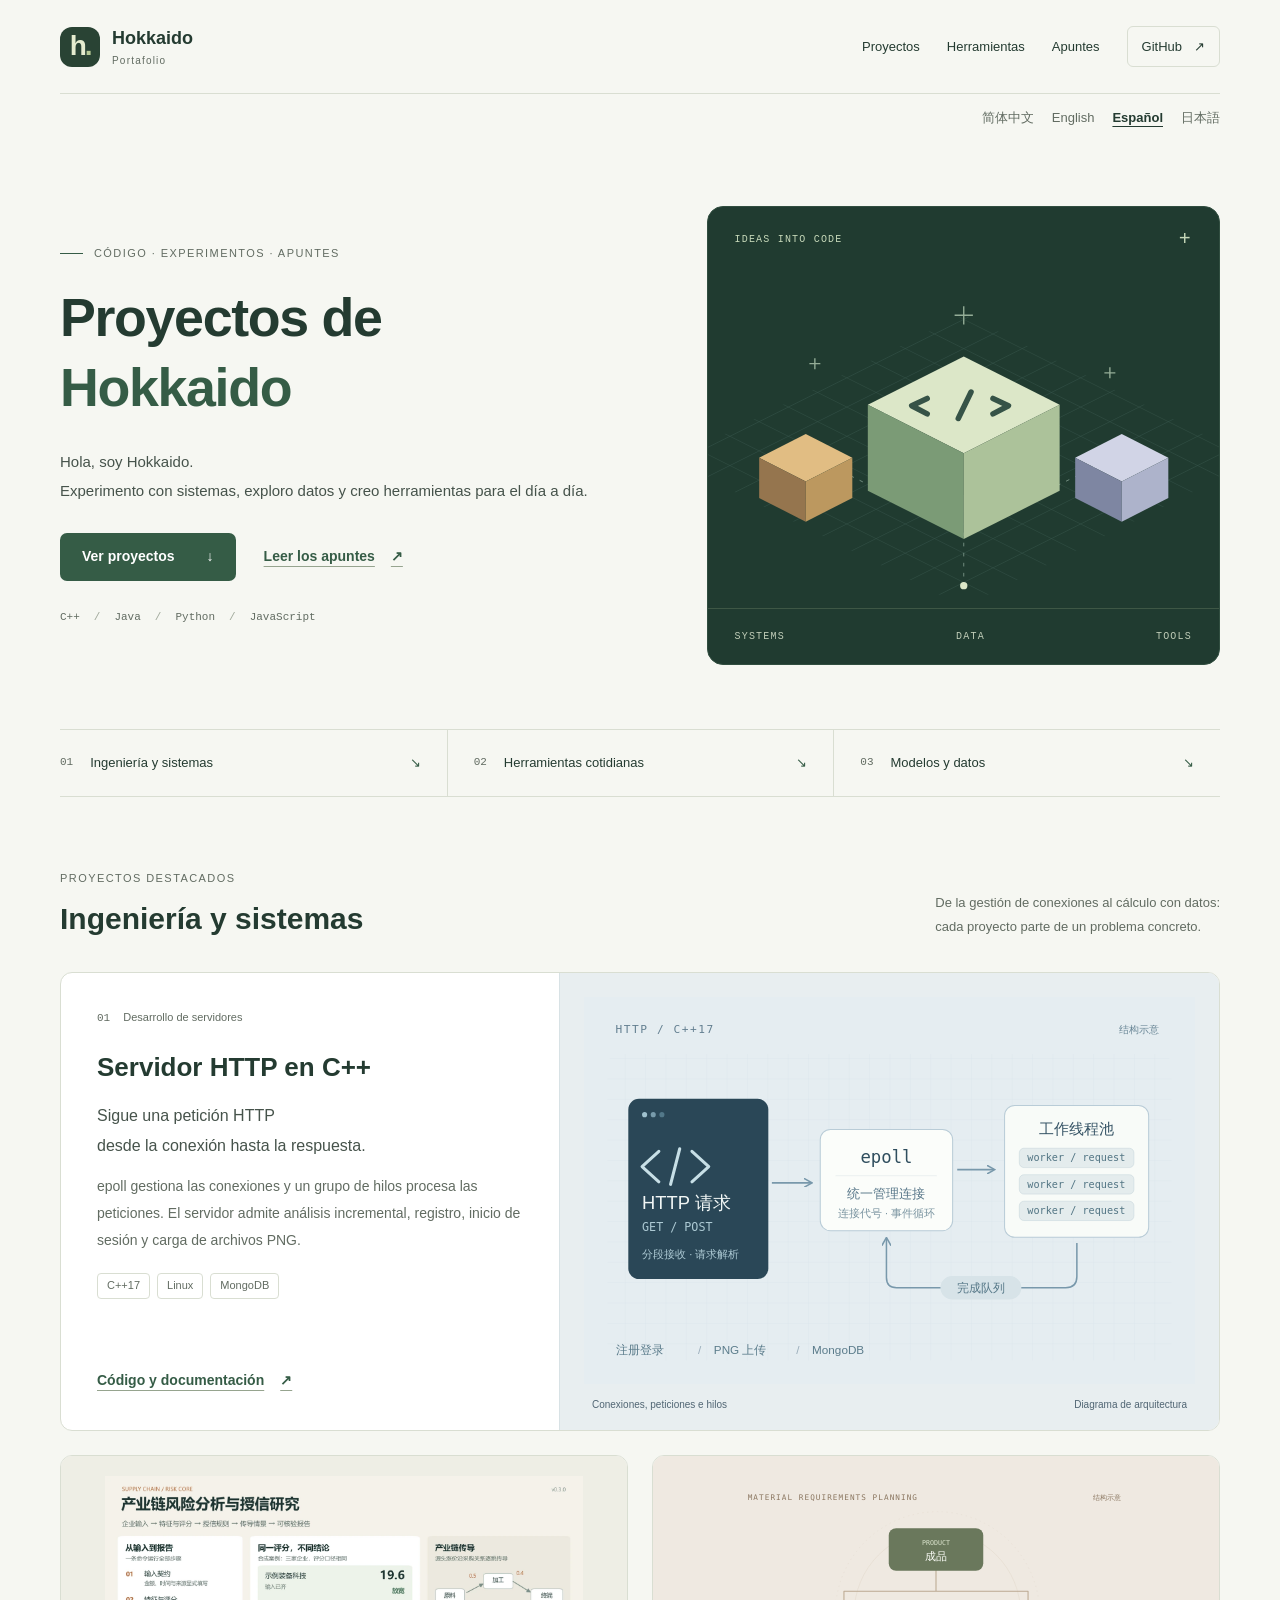
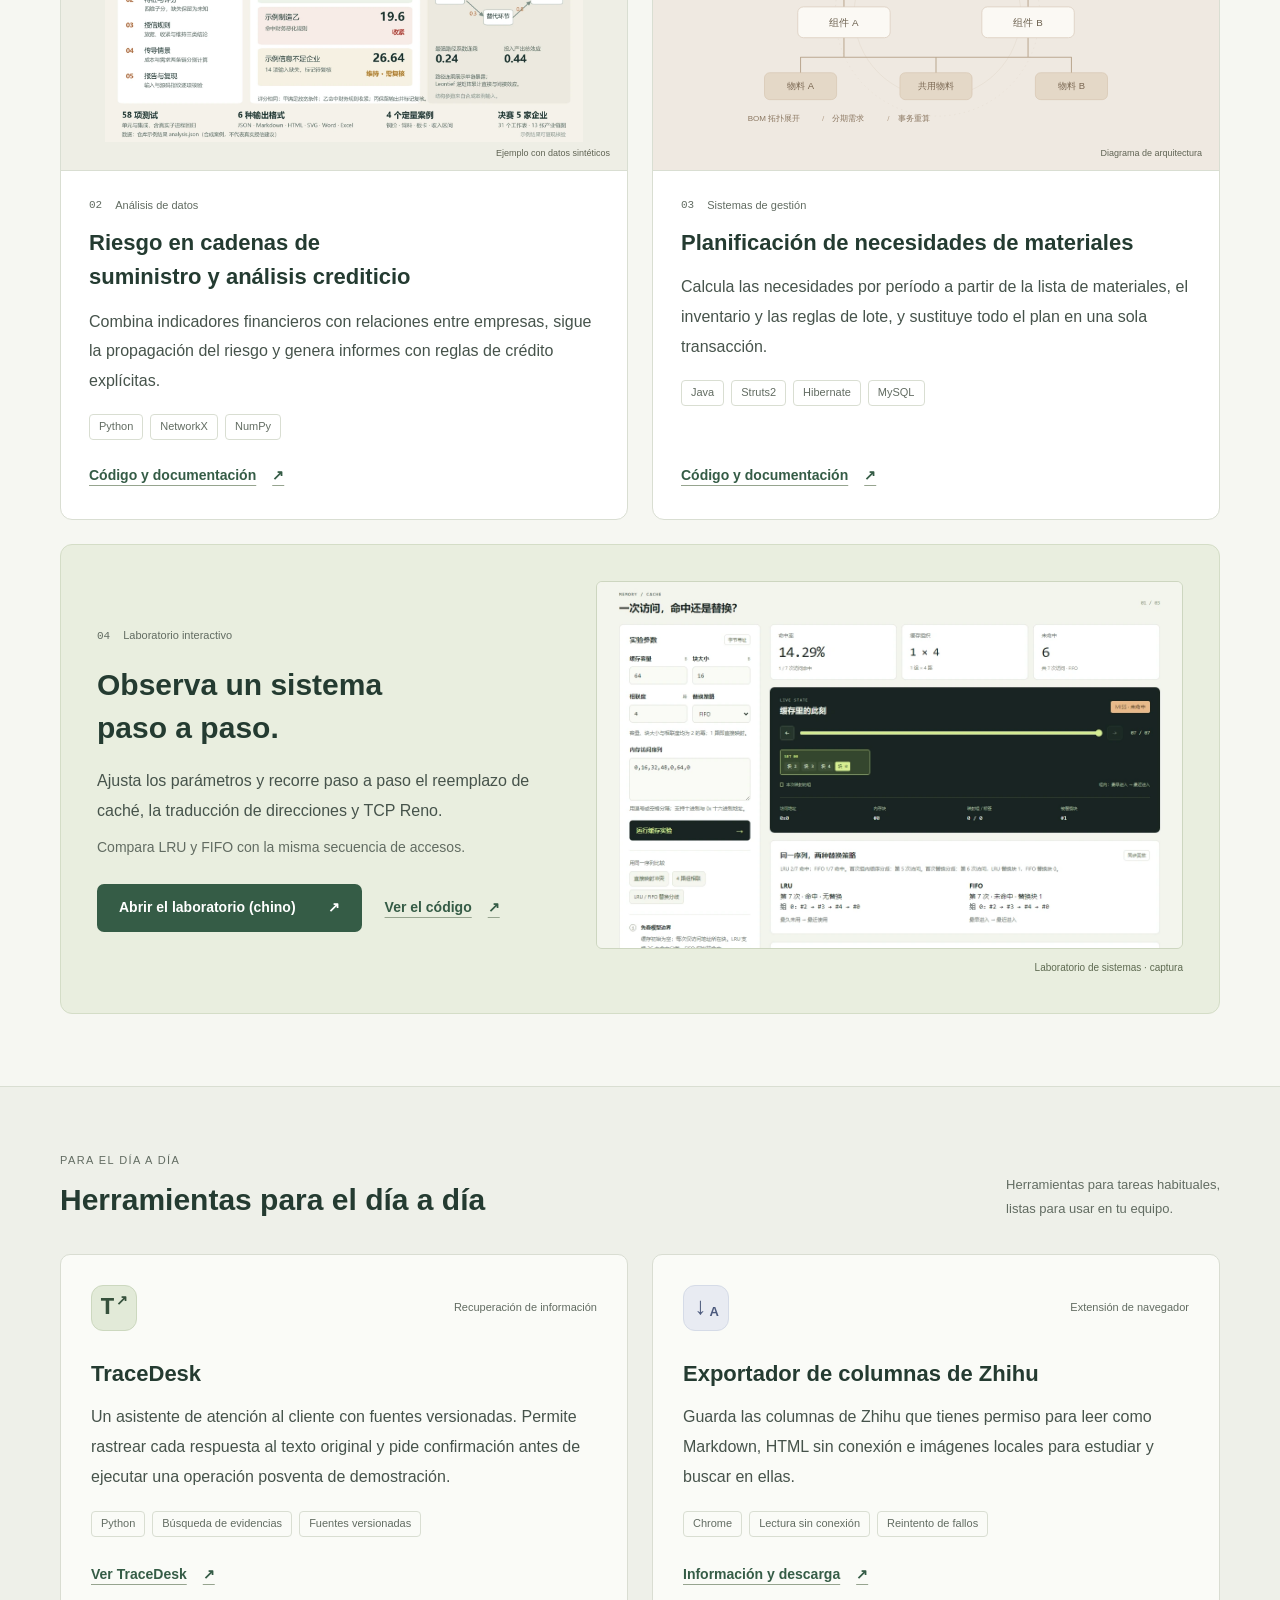
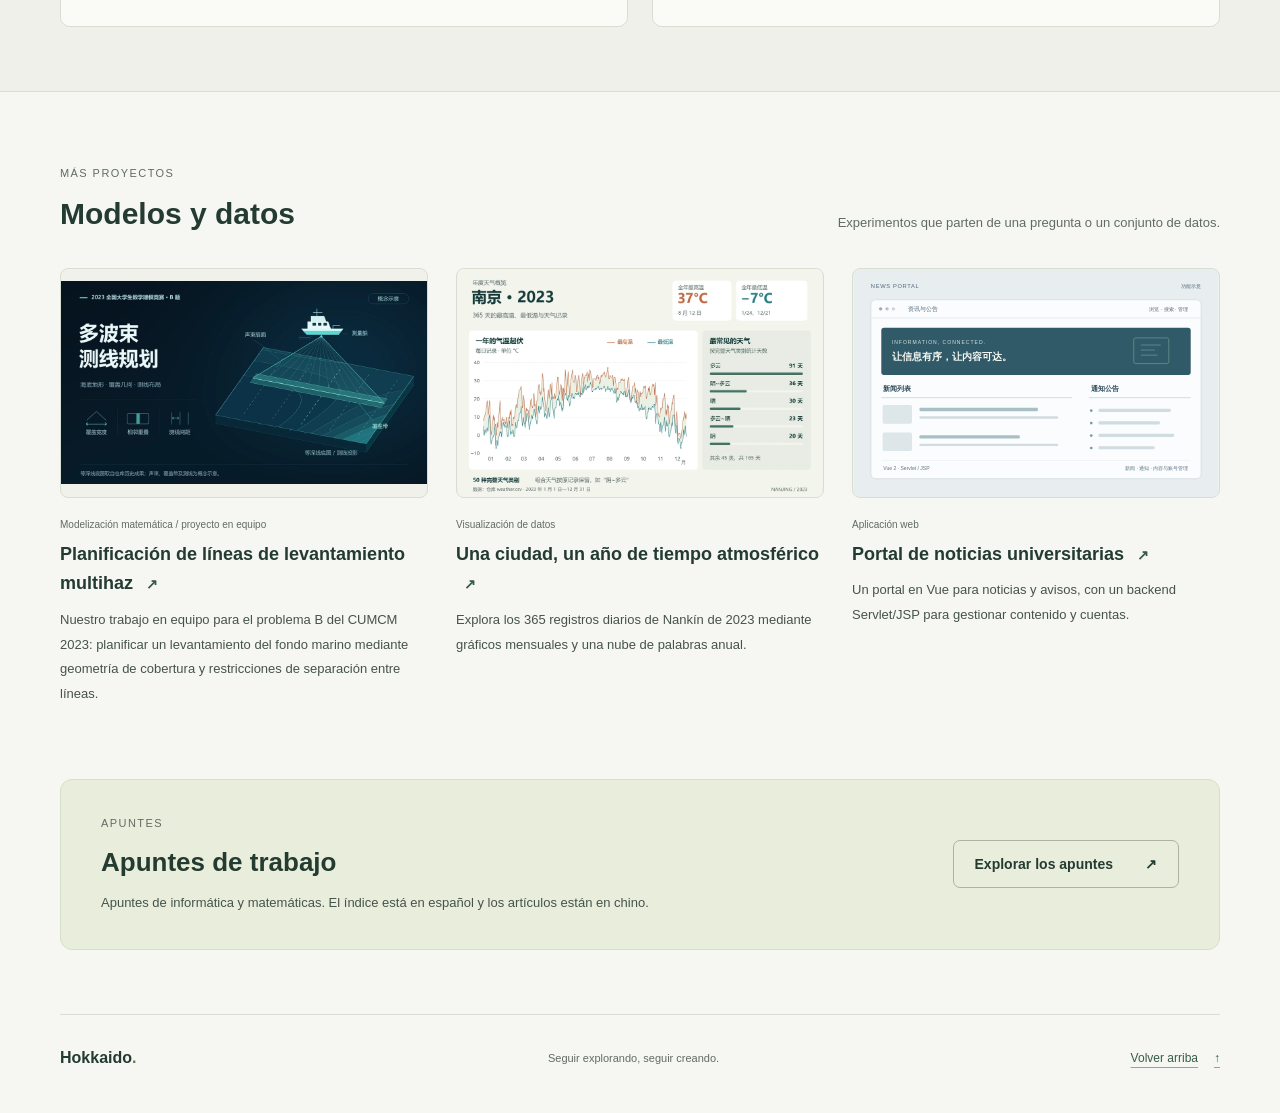
<file: es/index.html>
<!doctype html>
<html lang="es">
<head>
  <meta charset="utf-8">
  <meta name="viewport" content="width=device-width, initial-scale=1">
  <meta name="theme-color" content="#f6f7f2">
  <meta name="description" content="Explora los experimentos de sistemas, proyectos de backend, análisis de datos y herramientas de Hokkaido, con código y demostraciones.">
  <meta property="og:type" content="website">
  <meta property="og:title" content="Hokkaido · Sistemas, datos y herramientas">
  <meta property="og:description" content="Sistemas, datos y herramientas: ideas que puedes probar y código que puedes explorar.">
  <meta property="og:url" content="https://hokkaidoooo.github.io/es/">
  <meta property="og:locale" content="es_ES">
  <meta name="referrer" content="strict-origin-when-cross-origin">
  <link rel="canonical" href="https://hokkaidoooo.github.io/es/">
  <link rel="alternate" hreflang="zh-CN" href="https://hokkaidoooo.github.io/">
  <link rel="alternate" hreflang="en" href="https://hokkaidoooo.github.io/en/">
  <link rel="alternate" hreflang="es" href="https://hokkaidoooo.github.io/es/">
  <link rel="alternate" hreflang="ja" href="https://hokkaidoooo.github.io/ja/">
  <link rel="alternate" hreflang="x-default" href="https://hokkaidoooo.github.io/">
  <link rel="icon" href="../assets/favicon.svg" type="image/svg+xml">
  <link rel="stylesheet" href="../assets/site.css">
  <title>Hokkaido · Portafolio</title>
</head>
<body id="top">
  <a class="skip-link" href="#main">Saltar al contenido</a>
  <header class="site-header wrap">
    <a class="brand" href="#top" aria-label="Hokkaido, volver al inicio">
      <span class="brand-mark" aria-hidden="true">h<span>.</span></span>
      <span>Hokkaido<span class="brand-caption">Portafolio</span></span>
    </a>
    <nav class="site-nav" aria-label="Navegación principal">
      <a href="#projects">Proyectos</a><a href="#tools">Herramientas</a>
      <a href="https://hokkaidoooo.github.io/blog/es/">Apuntes</a>
      <a class="nav-github" href="https://github.com/Hokkaidoooo/Hokkaidoooo/blob/main/README.es.md">GitHub <span aria-hidden="true">↗</span></a>
    </nav>
  </header>
  <nav class="language-nav wrap" aria-label="Idioma de la página">
    <a lang="zh-CN" hreflang="zh-CN" href="../index.html">简体中文</a>
    <a lang="en" hreflang="en" href="../en/index.html">English</a>
    <a lang="es" hreflang="es" href="index.html" aria-current="page">Español</a>
    <a lang="ja" hreflang="ja" href="../ja/index.html">日本語</a>
  </nav>
  <main id="main" tabindex="-1">
    <section class="hero wrap" aria-labelledby="intro-title">
      <div class="hero-copy">
        <p class="eyebrow"><span class="small-rule" aria-hidden="true"></span>CÓDIGO · EXPERIMENTOS · APUNTES</p>
        <h1 id="intro-title">Proyectos de <br><span>Hokkaido</span></h1>
        <p class="hero-description">Hola, soy Hokkaido.<br>Experimento con sistemas, exploro datos <br class="desktop-break">y creo herramientas para el día a día.</p>
        <div class="hero-actions">
          <a class="button button-primary" href="#projects">Ver proyectos <span aria-hidden="true">↓</span></a>
          <a class="text-link" href="https://hokkaidoooo.github.io/blog/es/">Leer los apuntes <span aria-hidden="true">↗</span></a>
        </div>
        <p class="hero-stack">C++ <span aria-hidden="true">/</span> Java <span aria-hidden="true">/</span> Python <span aria-hidden="true">/</span> JavaScript</p>
      </div>
      <div class="hero-art" aria-hidden="true">
        <div class="art-heading"><span>IDEAS INTO CODE</span><span class="art-cross">+</span></div>
        <svg viewBox="0 0 560 420" fill="none" xmlns="http://www.w3.org/2000/svg">
          <defs><pattern id="art-grid" width="32" height="32" patternUnits="userSpaceOnUse" patternTransform="matrix(1 .5 -1 .5 280 70)"><path d="M32 0H0V32" stroke="#36544a" stroke-width="1"/></pattern></defs>
          <path d="M-40 225 280 65 600 225 280 385Z" fill="url(#art-grid)"/>
          <path d="m107 217 173 87 173-87M280 304v57M182 179l98-49 98 49" stroke="#789386" stroke-dasharray="4 7"/>
          <path d="m280 157 105 53-105 53-105-53Z" fill="#152e25"/>
          <path d="m280 111 105 53-105 53-105-53Z" fill="#dce7c8"/>
          <path d="m175 164 105 53v94l-105-53Z" fill="#7b9b76"/>
          <path d="m280 217 105-53v94l-105 53Z" fill="#acc29a"/>
          <path d="m240 157-17 8 17 9m72-17 17 8-17 9m-24-24-14 29" stroke="#365347" stroke-width="6" stroke-linecap="round" stroke-linejoin="round"/>
          <path d="m107 237 51 26-51 26-51-26Z" fill="#142e25"/>
          <path d="m107 196 51 26-51 26-51-26Z" fill="#e1bd83"/>
          <path d="m56 222 51 26v44l-51-26Z" fill="#95754e"/>
          <path d="m107 248 51-26v44l-51 26Z" fill="#bc985f"/>
          <path d="m453 237 51 26-51 26-51-26Z" fill="#142e25"/>
          <path d="m453 196 51 26-51 26-51-26Z" fill="#d1d4e6"/>
          <path d="m402 222 51 26v44l-51-26Z" fill="#7e86a2"/>
          <path d="m453 248 51-26v44l-51 26Z" fill="#adb3cb"/>
          <circle cx="280" cy="362" r="4" fill="#dce7c8"/>
          <path d="M280 76V56M270 66h20M117 125v-12m-6 6h12M440 135v-12m-6 6h12" stroke="#94ad97" stroke-width="1.5"/>
        </svg>
        <div class="art-footer"><span>SYSTEMS</span><span>DATA</span><span>TOOLS</span></div>
      </div>
    </section>
    <nav class="section-index wrap" aria-label="Categorías de proyectos">
      <a href="#projects"><span>01</span> Ingeniería y sistemas <span aria-hidden="true">↘</span></a>
      <a href="#tools"><span>02</span> Herramientas cotidianas <span aria-hidden="true">↘</span></a>
      <a href="#more"><span>03</span> Modelos y datos <span aria-hidden="true">↘</span></a>
    </nav>
    <section class="section wrap projects" id="projects" aria-labelledby="projects-title">
      <div class="section-heading">
        <div><p class="eyebrow">PROYECTOS DESTACADOS</p><h2 id="projects-title">Ingeniería y sistemas</h2></div>
        <p class="section-intro">De la gestión de conexiones al cálculo con datos: <br>cada proyecto parte de un problema concreto.</p>
      </div>
      <article class="featured-project project" id="http" aria-labelledby="http-title">
        <div class="featured-copy">
          <p class="project-kicker"><span class="project-number">01</span> Desarrollo de servidores</p>
          <h3 id="http-title">Servidor HTTP en C++</h3>
          <p class="project-description">Sigue una petición HTTP <br>desde la conexión hasta la respuesta.</p>
          <p class="project-detail">epoll gestiona las conexiones y un grupo de hilos procesa las peticiones. El servidor admite análisis incremental, registro, inicio de sesión y carga de archivos PNG.</p>
          <ul class="tags" aria-label="Tecnologías del servidor HTTP"><li>C++17</li><li>Linux</li><li>MongoDB</li></ul>
          <a class="text-link" href="https://github.com/Hokkaidoooo/cpp-http-server/blob/main/README.es.md">Código y documentación <span aria-hidden="true">↗</span></a>
        </div>
        <figure class="featured-image">
          <img src="../assets/http-server.svg" width="1200" height="760" alt="Diagrama del servidor: epoll gestiona conexiones y los hilos devuelven resultados mediante una cola de finalización." fetchpriority="high">
          <figcaption><span>Conexiones, peticiones e hilos</span><span>Diagrama de arquitectura</span></figcaption>
        </figure>
      </article>
      <div class="project-grid">
        <article class="project project-card" id="risk" aria-labelledby="risk-title">
          <figure class="card-image risk-image">
            <img src="../assets/risk-overview.webp" width="1440" height="800" alt="Caso sintético de una cadena de suministro: flujo del informe, propagación del riesgo y fuentes de datos." loading="lazy">
            <figcaption>Ejemplo con datos sintéticos</figcaption>
          </figure>
          <div class="card-copy">
            <p class="project-kicker"><span class="project-number">02</span> Análisis de datos</p>
            <h3 id="risk-title">Riesgo en cadenas de suministro y análisis crediticio</h3>
            <p class="project-description">Combina indicadores financieros con relaciones entre empresas, sigue la propagación del riesgo y genera informes con reglas de crédito explícitas.</p>
            <ul class="tags" aria-label="Tecnologías del análisis de cadenas de suministro"><li>Python</li><li>NetworkX</li><li>NumPy</li></ul>
            <a class="text-link" href="https://github.com/Hokkaidoooo/supply-chain-risk-core/blob/main/README.es.md">Código y documentación <span aria-hidden="true">↗</span></a>
          </div>
        </article>
        <article class="project project-card" id="mrp" aria-labelledby="mrp-title">
          <figure class="card-image mrp-image">
            <img src="../assets/mrp-system.svg" width="1200" height="760" alt="Diagrama MRP: productos finales, subconjuntos y componentes compartidos forman una lista de materiales multinivel." loading="lazy">
            <figcaption>Diagrama de arquitectura</figcaption>
          </figure>
          <div class="card-copy">
            <p class="project-kicker"><span class="project-number">03</span> Sistemas de gestión</p>
            <h3 id="mrp-title">Planificación de necesidades de materiales</h3>
            <p class="project-description">Calcula las necesidades por período a partir de la lista de materiales, el inventario y las reglas de lote, y sustituye todo el plan en una sola transacción.</p>
            <ul class="tags" aria-label="Tecnologías del MRP"><li>Java</li><li>Struts2</li><li>Hibernate</li><li>MySQL</li></ul>
            <a class="text-link" href="https://github.com/Hokkaidoooo/mrp-system/blob/main/README.es.md">Código y documentación <span aria-hidden="true">↗</span></a>
          </div>
        </article>
      </div>
      <article class="systems-project project" id="systems" aria-labelledby="systems-title">
        <div class="systems-copy">
          <p class="project-kicker"><span class="project-number">04</span> Laboratorio interactivo</p>
          <h3 id="systems-title">Observa un sistema <br>paso a paso.</h3>
          <p class="project-description">Ajusta los parámetros y recorre paso a paso el reemplazo de caché, la traducción de direcciones y TCP Reno.</p>
          <p class="project-detail">Compara LRU y FIFO con la misma secuencia de accesos.</p>
          <div class="project-links">
            <a class="button button-primary" href="https://hokkaidoooo.github.io/cs-systems-lab/">Abrir el laboratorio (chino) <span aria-hidden="true">↗</span></a>
            <a class="text-link" href="https://github.com/Hokkaidoooo/cs-systems-lab/blob/main/README.es.md">Ver el código <span aria-hidden="true">↗</span></a>
          </div>
        </div>
        <figure class="systems-image">
          <img src="../assets/systems-lab.webp" width="1280" height="800" alt="Captura del laboratorio con parámetros, estado de la caché y comparación entre LRU y FIFO." loading="lazy">
          <figcaption>Laboratorio de sistemas · captura</figcaption>
        </figure>
      </article>
    </section>
    <section class="tool-section" id="tools" aria-labelledby="tools-title">
      <div class="wrap">
        <div class="section-heading">
          <div><p class="eyebrow">PARA EL DÍA A DÍA</p><h2 id="tools-title">Herramientas para el día a día</h2></div>
          <p class="section-intro">Herramientas para tareas habituales, <br>listas para usar en tu equipo.</p>
        </div>
        <div class="tool-grid">
          <article class="tool-card" aria-labelledby="tracedesk-title">
            <div class="tool-top"><span class="tool-icon" aria-hidden="true">T<span>↗</span></span><span class="tool-type">Recuperación de información</span></div>
            <h3 id="tracedesk-title">TraceDesk</h3>
            <p>Un asistente de atención al cliente con fuentes versionadas. Permite rastrear cada respuesta al texto original y pide confirmación antes de ejecutar una operación posventa de demostración.</p>
            <ul class="tags" aria-label="Funciones de TraceDesk"><li>Python</li><li>Búsqueda de evidencias</li><li>Fuentes versionadas</li></ul>
            <a class="text-link" href="https://github.com/Hokkaidoooo/tracedesk/blob/main/README.es.md">Ver TraceDesk <span aria-hidden="true">↗</span></a>
          </article>
          <article class="tool-card" aria-labelledby="exporter-title">
            <div class="tool-top"><span class="tool-icon exporter-icon" aria-hidden="true">↓<span>A</span></span><span class="tool-type">Extensión de navegador</span></div>
            <h3 id="exporter-title">Exportador de columnas de Zhihu</h3>
            <p>Guarda las columnas de Zhihu que tienes permiso para leer como Markdown, HTML sin conexión e imágenes locales para estudiar y buscar en ellas.</p>
            <ul class="tags" aria-label="Funciones del exportador"><li>Chrome</li><li>Lectura sin conexión</li><li>Reintento de fallos</li></ul>
            <a class="text-link" href="https://github.com/Hokkaidoooo/zhihu-column-exporter/blob/main/README.es.md">Información y descarga <span aria-hidden="true">↗</span></a>
          </article>
        </div>
      </div>
    </section>
    <section class="section wrap" id="more" aria-labelledby="more-title">
      <div class="section-heading">
        <div><p class="eyebrow">MÁS PROYECTOS</p><h2 id="more-title">Modelos y datos</h2></div>
        <p class="section-intro">Experimentos que parten de una pregunta o un conjunto de datos.</p>
      </div>
      <div class="explore-grid">
        <article class="explore-card" aria-labelledby="multibeam-title">
          <img src="../assets/multibeam.webp" width="1080" height="600" alt="Diagrama conceptual de líneas de levantamiento multihaz sobre el fondo marino." loading="lazy">
          <p class="explore-category">Modelización matemática / proyecto en equipo</p>
          <h3 id="multibeam-title"><a href="https://github.com/Hokkaidoooo/cumcm-2023-multibeam/blob/main/README.es.md">Planificación de líneas de levantamiento multihaz <span aria-hidden="true">↗</span></a></h3>
          <p>Nuestro trabajo en equipo para el problema B del CUMCM 2023: planificar un levantamiento del fondo marino mediante geometría de cobertura y restricciones de separación entre líneas.</p>
        </article>
        <article class="explore-card" aria-labelledby="weather-title">
          <img src="../assets/weather.webp" width="1080" height="675" alt="Temperaturas máximas y mínimas y tipos de tiempo de Nankín en 2023." loading="lazy">
          <p class="explore-category">Visualización de datos</p>
          <h3 id="weather-title"><a href="https://github.com/Hokkaidoooo/nanjing-weather-visualization/blob/main/README.es.md">Una ciudad, un año de tiempo atmosférico <span aria-hidden="true">↗</span></a></h3>
          <p>Explora los 365 registros diarios de Nankín de 2023 mediante gráficos mensuales y una nube de palabras anual.</p>
        </article>
        <article class="explore-card" aria-labelledby="news-title">
          <img src="../assets/news-portal.svg" width="1080" height="675" alt="Ilustración del listado de noticias, los avisos y la gestión de contenidos; no es una captura de pantalla." loading="lazy">
          <p class="explore-category">Aplicación web</p>
          <h3 id="news-title"><a href="https://github.com/Hokkaidoooo/campus-news-portal/blob/main/README.es.md">Portal de noticias universitarias <span aria-hidden="true">↗</span></a></h3>
          <p>Un portal en Vue para noticias y avisos, con un backend Servlet/JSP para gestionar contenido y cuentas.</p>
        </article>
      </div>
    </section>
    <section class="notes-section wrap" aria-labelledby="notes-title">
      <div><p class="eyebrow">APUNTES</p><h2 id="notes-title">Apuntes de trabajo</h2><p>Apuntes de informática y matemáticas. El índice está en español y los artículos están en chino.</p></div>
      <a class="button button-outline" href="https://hokkaidoooo.github.io/blog/es/">Explorar los apuntes <span aria-hidden="true">↗</span></a>
    </section>
  </main>
  <footer class="site-footer wrap">
    <a class="footer-name" href="#top">Hokkaido<span aria-hidden="true">.</span></a>
    <p>Seguir explorando, seguir creando.</p>
    <a class="text-link" href="#top">Volver arriba <span aria-hidden="true">↑</span></a>
  </footer>
</body>
</html>
</file>
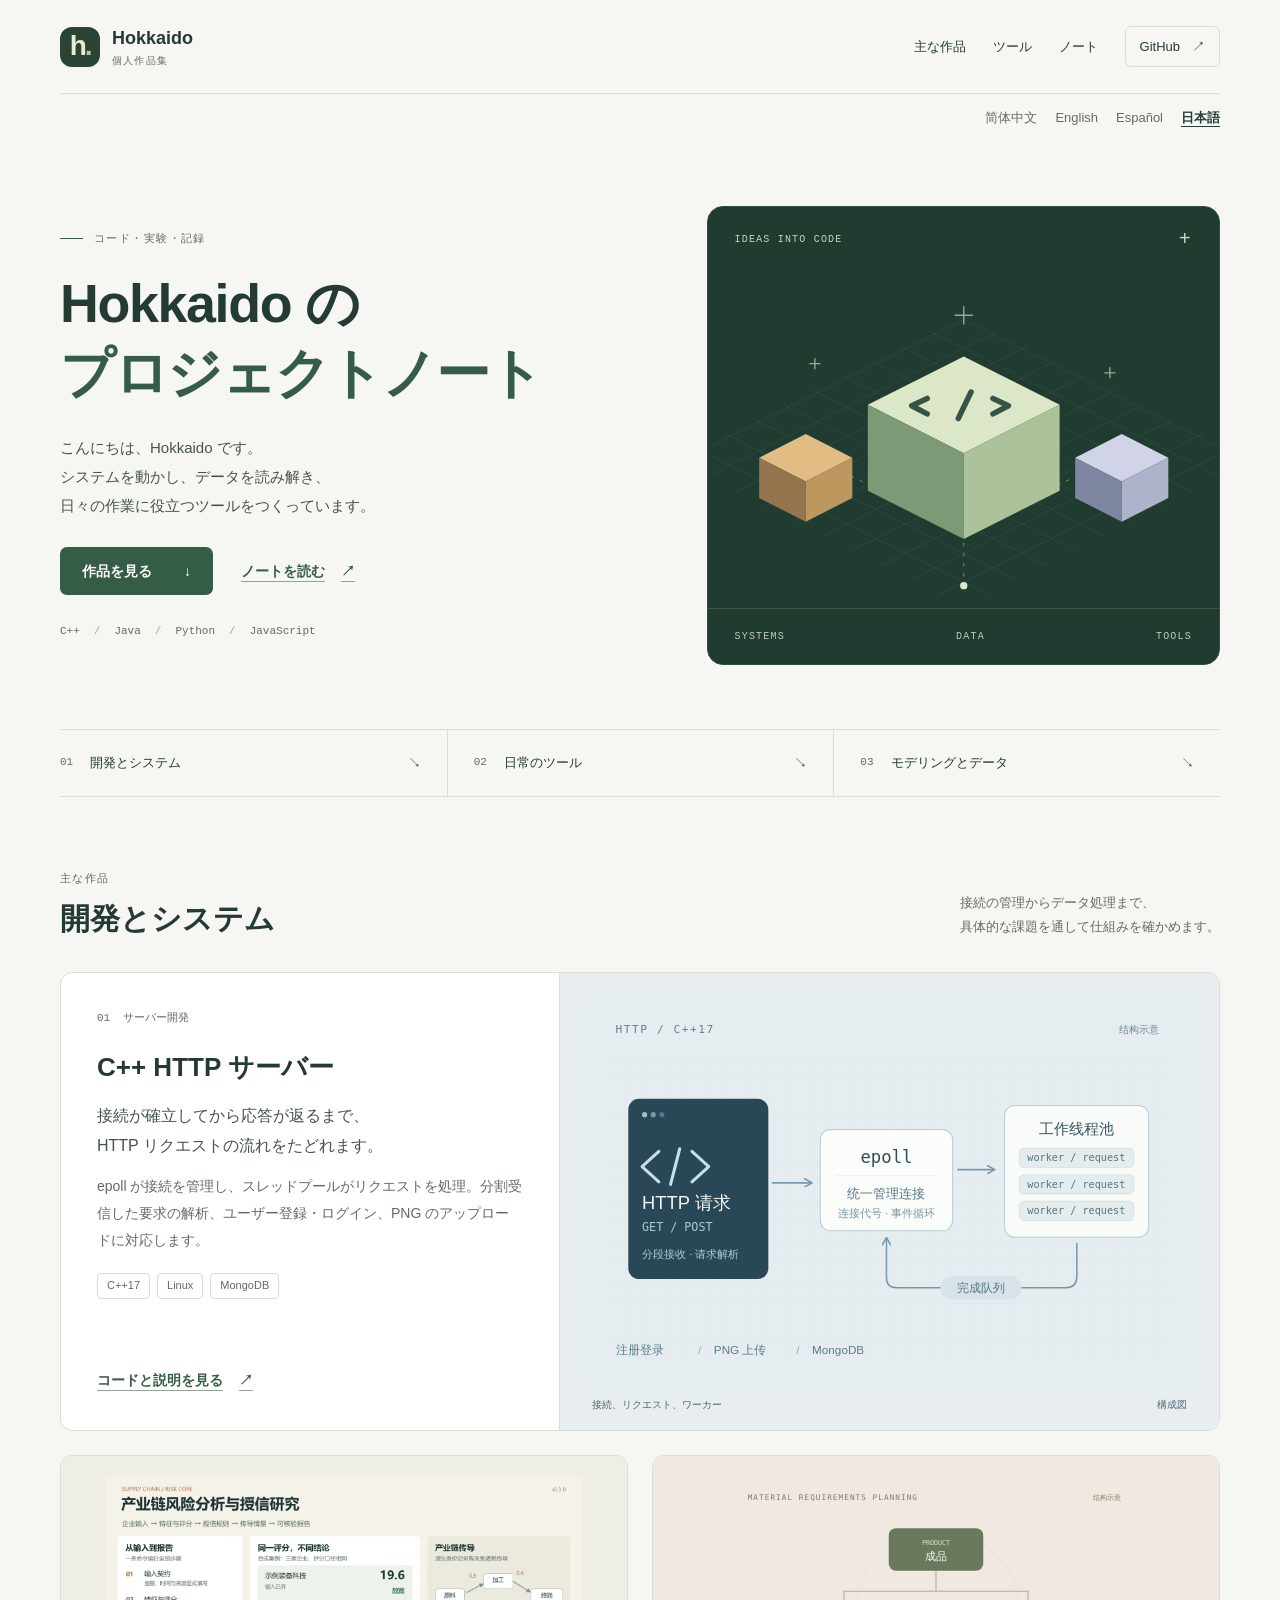
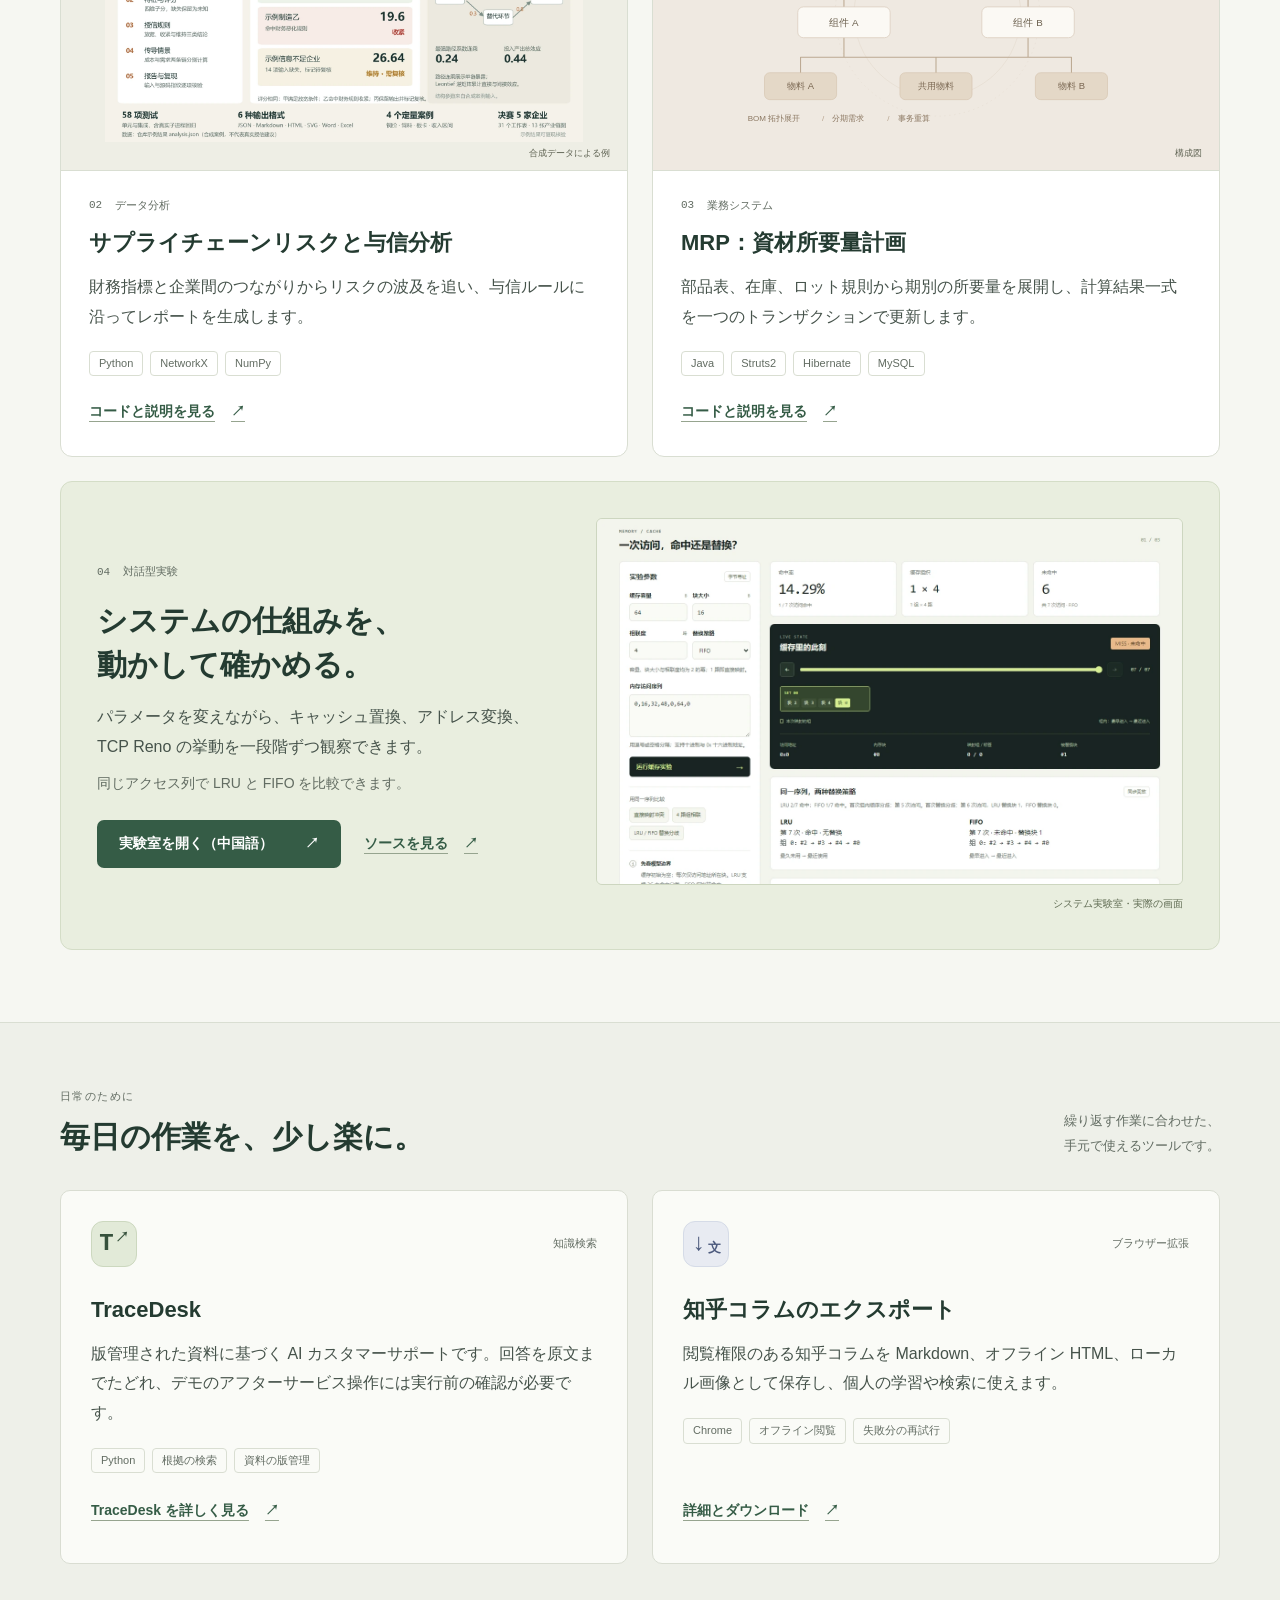
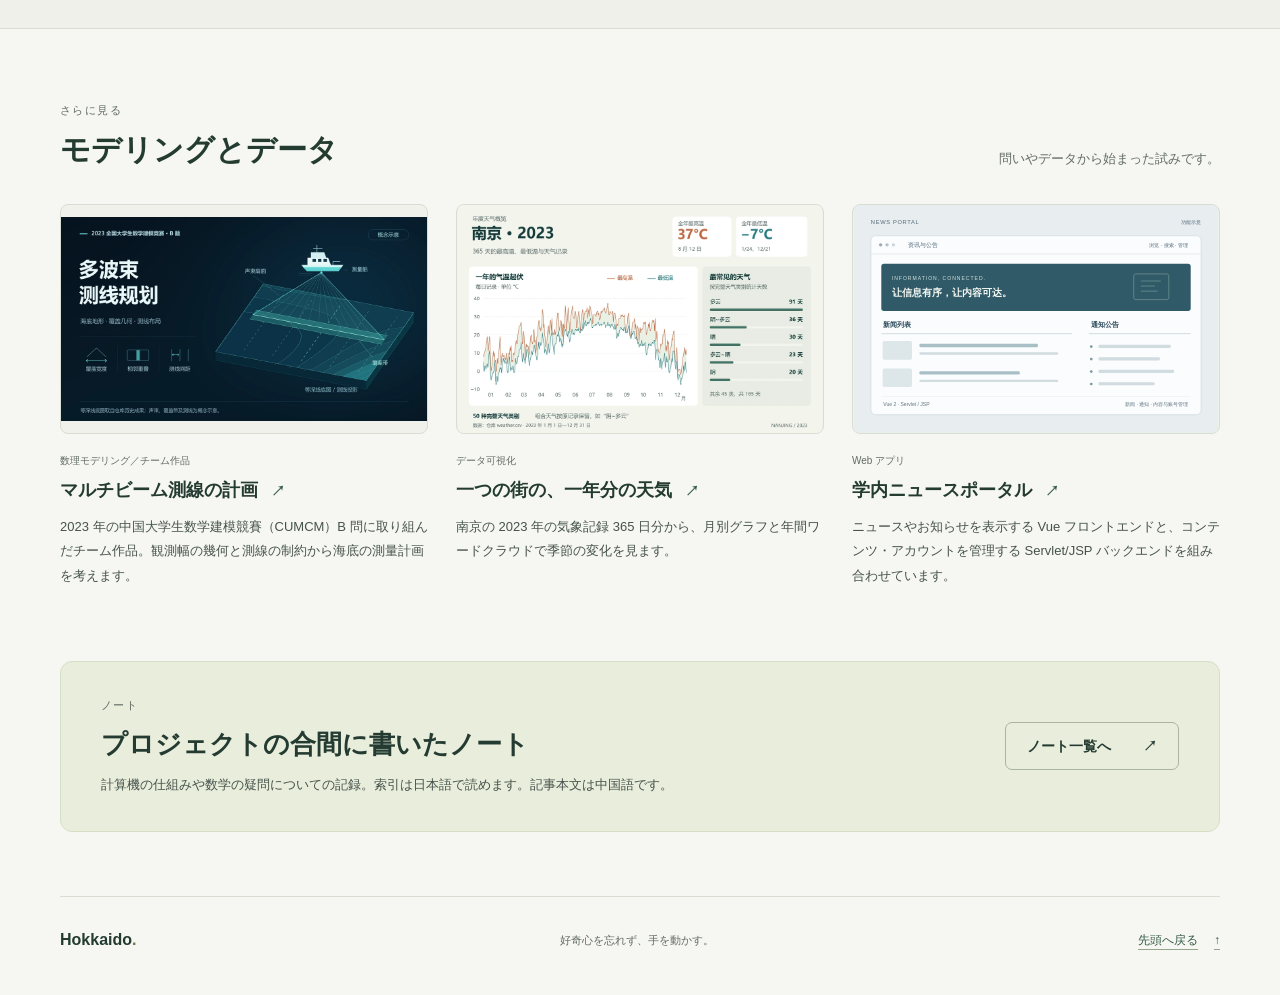
<file: ja/index.html>
<!doctype html>
<html lang="ja">
<head>
  <meta charset="utf-8">
  <meta name="viewport" content="width=device-width, initial-scale=1">
  <meta name="theme-color" content="#f6f7f2">
  <meta name="description" content="Hokkaido の作品集。システムの実験、サーバー開発、データ分析、日常のツールをソースコードやデモとともに紹介します。">
  <meta property="og:type" content="website">
  <meta property="og:title" content="Hokkaido · 原理からつくる、日々に役立つもの">
  <meta property="og:description" content="システム、データ、ツール。コードから仕組みを理解し、実際に試せる形に。">
  <meta property="og:url" content="https://hokkaidoooo.github.io/ja/">
  <meta property="og:locale" content="ja_JP">
  <meta name="referrer" content="strict-origin-when-cross-origin">
  <link rel="canonical" href="https://hokkaidoooo.github.io/ja/">
  <link rel="alternate" hreflang="zh-CN" href="https://hokkaidoooo.github.io/">
  <link rel="alternate" hreflang="en" href="https://hokkaidoooo.github.io/en/">
  <link rel="alternate" hreflang="es" href="https://hokkaidoooo.github.io/es/">
  <link rel="alternate" hreflang="ja" href="https://hokkaidoooo.github.io/ja/">
  <link rel="alternate" hreflang="x-default" href="https://hokkaidoooo.github.io/">
  <link rel="icon" href="../assets/favicon.svg" type="image/svg+xml">
  <link rel="stylesheet" href="../assets/site.css">
  <title>Hokkaido · 作品集</title>
</head>
<body id="top">
  <a class="skip-link" href="#main">本文へスキップ</a>
  <header class="site-header wrap">
    <a class="brand" href="#top" aria-label="Hokkaido、ページの先頭へ">
      <span class="brand-mark" aria-hidden="true">h<span>.</span></span>
      <span>Hokkaido<span class="brand-caption">個人作品集</span></span>
    </a>
    <nav class="site-nav" aria-label="メインナビゲーション">
      <a href="#projects">主な作品</a><a href="#tools">ツール</a>
      <a href="https://hokkaidoooo.github.io/blog/ja/">ノート</a>
      <a class="nav-github" href="https://github.com/Hokkaidoooo/Hokkaidoooo/blob/main/README.ja.md">GitHub <span aria-hidden="true">↗</span></a>
    </nav>
  </header>
  <nav class="language-nav wrap" aria-label="表示言語">
    <a lang="zh-CN" hreflang="zh-CN" href="../index.html">简体中文</a>
    <a lang="en" hreflang="en" href="../en/index.html">English</a>
    <a lang="es" hreflang="es" href="../es/index.html">Español</a>
    <a lang="ja" hreflang="ja" href="index.html" aria-current="page">日本語</a>
  </nav>
  <main id="main" tabindex="-1">
    <section class="hero wrap" aria-labelledby="intro-title">
      <div class="hero-copy">
        <p class="eyebrow"><span class="small-rule" aria-hidden="true"></span>コード・実験・記録</p>
        <h1 id="intro-title">Hokkaido の<br><span>プロジェクトノート</span></h1>
        <p class="hero-description">こんにちは、Hokkaido です。<br>システムを動かし、データを読み解き、<br class="desktop-break">日々の作業に役立つツールをつくっています。</p>
        <div class="hero-actions">
          <a class="button button-primary" href="#projects">作品を見る <span aria-hidden="true">↓</span></a>
          <a class="text-link" href="https://hokkaidoooo.github.io/blog/ja/">ノートを読む <span aria-hidden="true">↗</span></a>
        </div>
        <p class="hero-stack">C++ <span aria-hidden="true">/</span> Java <span aria-hidden="true">/</span> Python <span aria-hidden="true">/</span> JavaScript</p>
      </div>
      <div class="hero-art" aria-hidden="true">
        <div class="art-heading"><span>IDEAS INTO CODE</span><span class="art-cross">+</span></div>
        <svg viewBox="0 0 560 420" fill="none" xmlns="http://www.w3.org/2000/svg">
          <defs><pattern id="art-grid" width="32" height="32" patternUnits="userSpaceOnUse" patternTransform="matrix(1 .5 -1 .5 280 70)"><path d="M32 0H0V32" stroke="#36544a" stroke-width="1"/></pattern></defs>
          <path d="M-40 225 280 65 600 225 280 385Z" fill="url(#art-grid)"/>
          <path d="m107 217 173 87 173-87M280 304v57M182 179l98-49 98 49" stroke="#789386" stroke-dasharray="4 7"/>
          <path d="m280 157 105 53-105 53-105-53Z" fill="#152e25"/>
          <path d="m280 111 105 53-105 53-105-53Z" fill="#dce7c8"/>
          <path d="m175 164 105 53v94l-105-53Z" fill="#7b9b76"/>
          <path d="m280 217 105-53v94l-105 53Z" fill="#acc29a"/>
          <path d="m240 157-17 8 17 9m72-17 17 8-17 9m-24-24-14 29" stroke="#365347" stroke-width="6" stroke-linecap="round" stroke-linejoin="round"/>
          <path d="m107 237 51 26-51 26-51-26Z" fill="#142e25"/>
          <path d="m107 196 51 26-51 26-51-26Z" fill="#e1bd83"/>
          <path d="m56 222 51 26v44l-51-26Z" fill="#95754e"/>
          <path d="m107 248 51-26v44l-51 26Z" fill="#bc985f"/>
          <path d="m453 237 51 26-51 26-51-26Z" fill="#142e25"/>
          <path d="m453 196 51 26-51 26-51-26Z" fill="#d1d4e6"/>
          <path d="m402 222 51 26v44l-51-26Z" fill="#7e86a2"/>
          <path d="m453 248 51-26v44l-51 26Z" fill="#adb3cb"/>
          <circle cx="280" cy="362" r="4" fill="#dce7c8"/>
          <path d="M280 76V56M270 66h20M117 125v-12m-6 6h12M440 135v-12m-6 6h12" stroke="#94ad97" stroke-width="1.5"/>
        </svg>
        <div class="art-footer"><span>SYSTEMS</span><span>DATA</span><span>TOOLS</span></div>
      </div>
    </section>
    <nav class="section-index wrap" aria-label="作品の分類">
      <a href="#projects"><span>01</span> 開発とシステム <span aria-hidden="true">↘</span></a>
      <a href="#tools"><span>02</span> 日常のツール <span aria-hidden="true">↘</span></a>
      <a href="#more"><span>03</span> モデリングとデータ <span aria-hidden="true">↘</span></a>
    </nav>
    <section class="section wrap projects" id="projects" aria-labelledby="projects-title">
      <div class="section-heading">
        <div><p class="eyebrow">主な作品</p><h2 id="projects-title">開発とシステム</h2></div>
        <p class="section-intro">接続の管理からデータ処理まで、<br>具体的な課題を通して仕組みを確かめます。</p>
      </div>
      <article class="featured-project project" id="http" aria-labelledby="http-title">
        <div class="featured-copy">
          <p class="project-kicker"><span class="project-number">01</span> サーバー開発</p>
          <h3 id="http-title">C++ HTTP サーバー</h3>
          <p class="project-description">接続が確立してから応答が返るまで、<br>HTTP リクエストの流れをたどれます。</p>
          <p class="project-detail">epoll が接続を管理し、スレッドプールがリクエストを処理。分割受信した要求の解析、ユーザー登録・ログイン、PNG のアップロードに対応します。</p>
          <ul class="tags" aria-label="HTTP サーバーの使用技術"><li>C++17</li><li>Linux</li><li>MongoDB</li></ul>
          <a class="text-link" href="https://github.com/Hokkaidoooo/cpp-http-server/blob/main/README.ja.md">コードと説明を見る <span aria-hidden="true">↗</span></a>
        </div>
        <figure class="featured-image">
          <img src="../assets/http-server.svg" width="1200" height="760" alt="サーバーの構成図。epoll が接続を管理し、ワーカースレッドは完了キューを介して結果を返します。" fetchpriority="high">
          <figcaption><span>接続、リクエスト、ワーカー</span><span>構成図</span></figcaption>
        </figure>
      </article>
      <div class="project-grid">
        <article class="project project-card" id="risk" aria-labelledby="risk-title">
          <figure class="card-image risk-image">
            <img src="../assets/risk-overview.webp" width="1440" height="800" alt="サプライチェーンの合成事例。レポートの流れ、リスクの波及、データの出典を示します。" loading="lazy">
            <figcaption>合成データによる例</figcaption>
          </figure>
          <div class="card-copy">
            <p class="project-kicker"><span class="project-number">02</span> データ分析</p>
            <h3 id="risk-title">サプライチェーンリスクと与信分析</h3>
            <p class="project-description">財務指標と企業間のつながりからリスクの波及を追い、与信ルールに沿ってレポートを生成します。</p>
            <ul class="tags" aria-label="サプライチェーン分析の使用技術"><li>Python</li><li>NetworkX</li><li>NumPy</li></ul>
            <a class="text-link" href="https://github.com/Hokkaidoooo/supply-chain-risk-core/blob/main/README.ja.md">コードと説明を見る <span aria-hidden="true">↗</span></a>
          </div>
        </article>
        <article class="project project-card" id="mrp" aria-labelledby="mrp-title">
          <figure class="card-image mrp-image">
            <img src="../assets/mrp-system.svg" width="1200" height="760" alt="MRP の構成図。完成品、組み立て品、共通部品からなる多段階の部品表を示します。" loading="lazy">
            <figcaption>構成図</figcaption>
          </figure>
          <div class="card-copy">
            <p class="project-kicker"><span class="project-number">03</span> 業務システム</p>
            <h3 id="mrp-title">MRP：資材所要量計画</h3>
            <p class="project-description">部品表、在庫、ロット規則から期別の所要量を展開し、計算結果一式を一つのトランザクションで更新します。</p>
            <ul class="tags" aria-label="MRP の使用技術"><li>Java</li><li>Struts2</li><li>Hibernate</li><li>MySQL</li></ul>
            <a class="text-link" href="https://github.com/Hokkaidoooo/mrp-system/blob/main/README.ja.md">コードと説明を見る <span aria-hidden="true">↗</span></a>
          </div>
        </article>
      </div>
      <article class="systems-project project" id="systems" aria-labelledby="systems-title">
        <div class="systems-copy">
          <p class="project-kicker"><span class="project-number">04</span> 対話型実験</p>
          <h3 id="systems-title">システムの仕組みを、<br>動かして確かめる。</h3>
          <p class="project-description">パラメータを変えながら、キャッシュ置換、アドレス変換、TCP Reno の挙動を一段階ずつ観察できます。</p>
          <p class="project-detail">同じアクセス列で LRU と FIFO を比較できます。</p>
          <div class="project-links">
            <a class="button button-primary" href="https://hokkaidoooo.github.io/cs-systems-lab/">実験室を開く（中国語） <span aria-hidden="true">↗</span></a>
            <a class="text-link" href="https://github.com/Hokkaidoooo/cs-systems-lab/blob/main/README.ja.md">ソースを見る <span aria-hidden="true">↗</span></a>
          </div>
        </div>
        <figure class="systems-image">
          <img src="../assets/systems-lab.webp" width="1280" height="800" alt="実験画面。キャッシュ設定、状態、LRU と FIFO の比較結果が表示されています。" loading="lazy">
          <figcaption>システム実験室・実際の画面</figcaption>
        </figure>
      </article>
    </section>
    <section class="tool-section" id="tools" aria-labelledby="tools-title">
      <div class="wrap">
        <div class="section-heading">
          <div><p class="eyebrow">日常のために</p><h2 id="tools-title">毎日の作業を、少し楽に。</h2></div>
          <p class="section-intro">繰り返す作業に合わせた、<br>手元で使えるツールです。</p>
        </div>
        <div class="tool-grid">
          <article class="tool-card" aria-labelledby="tracedesk-title">
            <div class="tool-top"><span class="tool-icon" aria-hidden="true">T<span>↗</span></span><span class="tool-type">知識検索</span></div>
            <h3 id="tracedesk-title">TraceDesk</h3>
            <p>版管理された資料に基づく AI カスタマーサポートです。回答を原文までたどれ、デモのアフターサービス操作には実行前の確認が必要です。</p>
            <ul class="tags" aria-label="TraceDesk の機能"><li>Python</li><li>根拠の検索</li><li>資料の版管理</li></ul>
            <a class="text-link" href="https://github.com/Hokkaidoooo/tracedesk/blob/main/README.ja.md">TraceDesk を詳しく見る <span aria-hidden="true">↗</span></a>
          </article>
          <article class="tool-card" aria-labelledby="exporter-title">
            <div class="tool-top"><span class="tool-icon exporter-icon" aria-hidden="true">↓<span>文</span></span><span class="tool-type">ブラウザー拡張</span></div>
            <h3 id="exporter-title">知乎コラムのエクスポート</h3>
            <p>閲覧権限のある知乎コラムを Markdown、オフライン HTML、ローカル画像として保存し、個人の学習や検索に使えます。</p>
            <ul class="tags" aria-label="エクスポート機能"><li>Chrome</li><li>オフライン閲覧</li><li>失敗分の再試行</li></ul>
            <a class="text-link" href="https://github.com/Hokkaidoooo/zhihu-column-exporter/blob/main/README.ja.md">詳細とダウンロード <span aria-hidden="true">↗</span></a>
          </article>
        </div>
      </div>
    </section>
    <section class="section wrap" id="more" aria-labelledby="more-title">
      <div class="section-heading">
        <div><p class="eyebrow">さらに見る</p><h2 id="more-title">モデリングとデータ</h2></div>
        <p class="section-intro">問いやデータから始まった試みです。</p>
      </div>
      <div class="explore-grid">
        <article class="explore-card" aria-labelledby="multibeam-title">
          <img src="../assets/multibeam.webp" width="1080" height="600" alt="海底地形とマルチビーム測線の概念図。" loading="lazy">
          <p class="explore-category">数理モデリング／チーム作品</p>
          <h3 id="multibeam-title"><a href="https://github.com/Hokkaidoooo/cumcm-2023-multibeam/blob/main/README.ja.md">マルチビーム測線の計画 <span aria-hidden="true">↗</span></a></h3>
          <p>2023 年の中国大学生数学建模競賽（CUMCM）B 問に取り組んだチーム作品。観測幅の幾何と測線の制約から海底の測量計画を考えます。</p>
        </article>
        <article class="explore-card" aria-labelledby="weather-title">
          <img src="../assets/weather.webp" width="1080" height="675" alt="南京における 2023 年の最高・最低気温と天気の集計。" loading="lazy">
          <p class="explore-category">データ可視化</p>
          <h3 id="weather-title"><a href="https://github.com/Hokkaidoooo/nanjing-weather-visualization/blob/main/README.ja.md">一つの街の、一年分の天気 <span aria-hidden="true">↗</span></a></h3>
          <p>南京の 2023 年の気象記録 365 日分から、月別グラフと年間ワードクラウドで季節の変化を見ます。</p>
        </article>
        <article class="explore-card" aria-labelledby="news-title">
          <img src="../assets/news-portal.svg" width="1080" height="675" alt="ニュース一覧、お知らせ、コンテンツ管理の機能を示す模式図。実際の画面ではありません。" loading="lazy">
          <p class="explore-category">Web アプリ</p>
          <h3 id="news-title"><a href="https://github.com/Hokkaidoooo/campus-news-portal/blob/main/README.ja.md">学内ニュースポータル <span aria-hidden="true">↗</span></a></h3>
          <p>ニュースやお知らせを表示する Vue フロントエンドと、コンテンツ・アカウントを管理する Servlet/JSP バックエンドを組み合わせています。</p>
        </article>
      </div>
    </section>
    <section class="notes-section wrap" aria-labelledby="notes-title">
      <div><p class="eyebrow">ノート</p><h2 id="notes-title">プロジェクトの合間に書いたノート</h2><p>計算機の仕組みや数学の疑問についての記録。索引は日本語で読めます。記事本文は中国語です。</p></div>
      <a class="button button-outline" href="https://hokkaidoooo.github.io/blog/ja/">ノート一覧へ <span aria-hidden="true">↗</span></a>
    </section>
  </main>
  <footer class="site-footer wrap">
    <a class="footer-name" href="#top">Hokkaido<span aria-hidden="true">.</span></a>
    <p>好奇心を忘れず、手を動かす。</p>
    <a class="text-link" href="#top">先頭へ戻る <span aria-hidden="true">↑</span></a>
  </footer>
</body>
</html>
</file>
<file: assets/site.css>
@charset "UTF-8";
:root { color-scheme: light; --paper: #f6f7f2; --surface: #fff; --ink: #243b31; --body: #46534b; --muted: #626c62; --green: #355c46; --line: #d9ded2; --soft: #e9ede1; --font: -apple-system, BlinkMacSystemFont, "Segoe UI", "PingFang SC", "Microsoft YaHei", sans-serif; }
* { box-sizing: border-box; }
html { scroll-behavior: smooth; scroll-padding-top: 32px; }
body { margin: 0; background: var(--paper); color: var(--ink); font: 1rem/1.8 var(--font); overflow-wrap: break-word; -webkit-font-smoothing: antialiased; }
::selection { color: var(--ink); background: #dbe6c9; }
h1, h2, h3, p, figure { margin: 0; }
a { color: inherit; text-decoration: none; }
a:focus-visible { outline: 3px solid var(--green); outline-offset: 5px; border-radius: 3px; }
img { display: block; max-width: 100%; height: auto; }
svg { display: block; max-width: 100%; }
ul { margin: 0; padding: 0; list-style: none; }
.wrap { width: min(1160px, calc(100% - 96px)); margin-inline: auto; }
#main:focus { outline: none; }
.skip-link { position: fixed; top: -100px; left: 20px; z-index: 10; padding: 12px 18px; background: var(--ink); color: white; }
.skip-link:focus { top: 16px; }
.eyebrow { display: flex; gap: 11px; align-items: center; color: var(--muted); font: 500 .6875rem/1.8 var(--font); letter-spacing: .13em; }
.small-rule { width: 23px; height: 1px; background: var(--green); }
.text-link { display: inline-flex; align-items: center; justify-content: space-between; gap: 16px; padding-block: 9px; color: var(--green); font-size: .875rem; font-weight: 600; text-decoration: underline; text-decoration-color: #96a48f; text-underline-offset: 5px; text-decoration-thickness: 1px; }
.text-link:hover { text-decoration-color: currentColor; }
.text-link span, .button span { transition: transform 180ms ease; }
.text-link:hover span, .button:hover span { transform: translate(2px, -2px); }
.button { display: inline-flex; min-height: 48px; align-items: center; justify-content: center; gap: 32px; padding: 10px 21px; border: 1px solid transparent; border-radius: 7px; font-size: .875rem; font-weight: 600; transition: background 180ms ease; }
.button-primary { color: #fff; background: var(--green); }
.button-primary:hover { background: #294b39; }
.button-outline { color: var(--ink); border-color: #aab59d; }
.button-outline:hover { background: #e0e6d3; }
.site-header { display: flex; align-items: center; justify-content: space-between; gap: 28px; padding-block: 26px; border-bottom: 1px solid var(--line); }
.brand { display: flex; align-items: center; gap: 12px; font-size: 1.125rem; font-weight: 650; line-height: 1.3; }
.brand-mark { display: flex; align-items: center; justify-content: center; width: 40px; height: 40px; border-radius: 12px; color: #e5eccf; background: #294334; font-size: 1.75rem; font-weight: 700; letter-spacing: -.08em; }
.brand-mark span { color: #b7ca96; }
.brand-caption { display: block; margin-top: 4px; color: var(--muted); font-size: .625rem; font-weight: 400; letter-spacing: .12em; }
.site-nav { display: flex; flex-wrap: wrap; align-items: center; gap: 27px; font-size: .8125rem; }
.site-nav a { display: inline-flex; gap: 12px; align-items: center; padding-block: 8px; }
.site-nav a:hover { color: var(--green); text-decoration: underline; text-underline-offset: 6px; }
.nav-github { padding-inline: 14px; border: 1px solid var(--line); border-radius: 6px; }
.language-nav { display: flex; justify-content: flex-end; align-items: baseline; flex-wrap: wrap; gap: 4px 18px; padding-top: 8px; font-size: .8125rem; }
.language-nav a { display: inline-block; padding-block: 4px; color: var(--muted); }
.language-nav a:hover, .language-nav a[aria-current="page"] { text-decoration: underline; text-underline-offset: 4px; color: var(--ink); }
.language-nav a[aria-current="page"] { font-weight: 650; }
html:not(:lang(zh)):not(:lang(ja)) .hero-description .desktop-break { display: none; }
.hero { display: grid; grid-template-columns: minmax(0, 1.15fr) minmax(0, 1fr); align-items: center; gap: 56px; padding-block: 72px 64px; }
.hero h1 { margin-top: 20px; font-size: clamp(2.5rem, 4.2vw, 3.75rem); font-weight: 650; line-height: 1.3; letter-spacing: -.025em; }
.hero h1 span { color: var(--green); }
.hero-description { margin-top: 24px; color: var(--body); font-size: .9375rem; line-height: 1.95; }
.hero-actions { display: flex; flex-wrap: wrap; align-items: center; gap: 28px; margin-top: 27px; }
.hero-stack { display: flex; flex-wrap: wrap; gap: 14px; margin-top: 27px; color: var(--muted); font: .6875rem/1.8 Consolas, monospace; }
.hero-stack span { color: #a0a99b; }
.hero-art { position: relative; overflow: hidden; align-self: stretch; display: flex; flex-direction: column; justify-content: space-between; min-width: 0; min-height: 390px; border: 1px solid #314e40; border-radius: 16px; background: #203b30; color: #c6d8b9; }
.hero-art svg { width: 100%; margin-block: -18px -30px; }
.art-heading, .art-footer { display: flex; align-items: center; justify-content: space-between; gap: 12px; padding: 23px 27px; font: .625rem/1.5 Consolas, monospace; letter-spacing: .12em; }
.art-cross { font-size: 1.25rem; line-height: 1; }
.art-footer { padding-block: 20px; border-top: 1px solid #3e5745; color: #c0cdb8; }
.section-index { display: grid; grid-template-columns: repeat(3, minmax(0, 1fr)); border-block: 1px solid var(--line); }
.section-index a { display: flex; align-items: center; gap: 17px; padding: 21px 26px; font-size: .8125rem; }
.section-index a:first-child { padding-left: 0; }
.section-index a + a { border-left: 1px solid var(--line); }
.section-index a > span:first-child { color: var(--muted); font: .6875rem/1.8 Consolas, monospace; }
.section-index a > span:last-child { margin-left: auto; color: var(--green); }
.section-index a:hover { color: var(--green); background: #eef0e8; }
.section { padding-block: 72px; }
.section-heading { display: flex; align-items: flex-end; justify-content: space-between; gap: 28px; margin-bottom: 32px; }
.section-heading h2 { margin-top: 8px; font-size: 1.875rem; font-weight: 600; line-height: 1.45; }
.section-intro { color: var(--muted); font-size: .8125rem; line-height: 1.9; }
.project { min-width: 0; scroll-margin-top: 32px; }
.project h3 { font-size: 1.375rem; line-height: 1.55; font-weight: 600; text-wrap: balance; }
.project-kicker { display: flex; align-items: center; gap: 13px; color: var(--muted); font-size: .6875rem; }
.project-number { font: .6875rem/1.5 Consolas, monospace; }
.project-description { color: var(--body); font-size: 1rem; line-height: 1.85; }
.project-detail { color: var(--muted); font-size: .875rem; line-height: 1.9; }
.tags { display: flex; flex-wrap: wrap; gap: 7px; }
.tags li { padding: 2px 9px; border: 1px solid var(--line); border-radius: 4px; color: var(--muted); font-size: .6875rem; line-height: 1.8; }
.featured-project { display: grid; grid-template-columns: minmax(0, .86fr) minmax(0, 1.14fr); overflow: hidden; border: 1px solid var(--line); border-radius: 12px; background: var(--surface); }
.featured-copy { display: flex; flex-direction: column; align-items: flex-start; padding: 35px 36px 28px; }
.featured-copy h3 { margin-top: 19px; font-size: 1.625rem; }
.featured-copy .project-description { margin-top: 14px; }
.featured-copy .project-detail { margin-top: 13px; }
.featured-copy .tags { margin-top: 20px; margin-bottom: 17px; }
.featured-copy > .text-link { margin-top: auto; }
.featured-image { display: flex; flex-direction: column; justify-content: center; min-width: 0; padding: 24px 24px 16px; background: #e8eef0; border-left: 1px solid #d8e2e5; }
.featured-image img { width: 100%; }
.featured-image figcaption { display: flex; flex-wrap: wrap; justify-content: space-between; gap: 8px; padding: 12px 8px 0; color: #506573; font-size: .625rem; }
.project-grid { display: grid; grid-template-columns: repeat(2, minmax(0, 1fr)); gap: 24px; margin-top: 24px; }
.project-card { display: flex; flex-direction: column; overflow: hidden; background: var(--surface); border: 1px solid var(--line); border-radius: 12px; }
.card-image { position: relative; display: grid; place-items: center; flex: none; min-height: 0; aspect-ratio: 1.8; padding: 20px 24px 28px; overflow: hidden; border-bottom: 1px solid var(--line); }
.card-image img { width: 100%; height: 100%; min-height: 0; object-fit: contain; }
.card-image figcaption { position: absolute; right: 17px; bottom: 8px; color: #606454; font-size: .5625rem; }
.risk-image { background: #eeeee5; }
.mrp-image { background: #efe9e1; }
.card-copy { display: flex; flex-direction: column; align-items: flex-start; flex: 1; padding: 25px 28px 22px; }
.card-copy h3 { margin-top: 11px; }
.card-copy .project-description { margin-top: 12px; }
.card-copy .tags { margin-top: 19px; margin-bottom: 14px; }
.card-copy > .text-link { margin-top: auto; }
.systems-project { display: grid; grid-template-columns: minmax(0, .78fr) minmax(0, 1fr); gap: 42px; align-items: center; margin-top: 24px; padding: 36px; border: 1px solid #d4ddc7; border-radius: 12px; background: #e9eedf; }
.systems-copy h3 { margin-top: 17px; font-size: 1.875rem; line-height: 1.45; }
.systems-copy .project-description { margin-top: 16px; }
.systems-copy .project-detail { margin-top: 9px; }
.project-links { display: flex; flex-wrap: wrap; align-items: center; gap: 12px 23px; margin-top: 23px; }
.systems-image { min-width: 0; }
.systems-image img { width: 100%; border: 1px solid #cdd6c0; border-radius: 6px; }
.systems-image figcaption { margin-top: 10px; color: #5e6a51; text-align: right; font-size: .625rem; }
.tool-section { padding-block: 64px; border-block: 1px solid var(--line); background: #eef0e9; }
.tool-grid { display: grid; grid-template-columns: repeat(2, minmax(0, 1fr)); gap: 24px; }
.tool-card { display: flex; flex-direction: column; align-items: flex-start; padding: 30px; border: 1px solid #d9ddd2; border-radius: 10px; background: #fafbf7; }
.tool-top { display: flex; align-items: center; justify-content: space-between; gap: 20px; width: 100%; }
.tool-icon { display: flex; align-items: center; justify-content: center; width: 46px; height: 46px; border: 1px solid #ccd8bf; border-radius: 12px; background: #e2ead8; color: #36513c; font: 700 1.5rem/1 Consolas, monospace; }
.tool-icon > span { margin: -13px 0 0 1px; font-size: .875rem; }
.exporter-icon { background: #e8ebf2; color: #4c5a7d; border-color: #d5dbe7; }
.exporter-icon > span { margin: 7px 0 0 2px; font: 600 .8125rem/1 var(--font); }
.tool-type { color: var(--muted); font-size: .6875rem; }
.tool-card h3 { margin-top: 23px; font-size: 1.375rem; font-weight: 600; }
.tool-card > p { margin-top: 9px; color: var(--body); font-size: 1rem; line-height: 1.85; }
.tool-card .tags { margin-top: 20px; margin-bottom: 16px; }
.tool-card > .text-link { margin-top: auto; }
.explore-grid { display: grid; grid-template-columns: repeat(3, minmax(0, 1fr)); gap: 28px; }
.explore-card { min-width: 0; }
.explore-card > img { width: 100%; aspect-ratio: 1.6; object-fit: contain; background: #f0f1ea; border: 1px solid var(--line); border-radius: 8px; }
.explore-category { margin-top: 18px; color: var(--muted); font-size: .625rem; }
.explore-card h3 { margin-top: 6px; font-size: 1.125rem; font-weight: 600; line-height: 1.65; }
.explore-card h3 a { display: inline; text-decoration: underline; text-decoration-color: transparent; text-underline-offset: 5px; }
.explore-card h3 a:hover { text-decoration-color: currentColor; }
.explore-card h3 span { display: inline-block; margin-left: 8px; color: var(--green); font-size: .875rem; }
.explore-card > p:last-child { margin-top: 9px; color: var(--body); font-size: .8125rem; line-height: 1.9; }
.notes-section { display: flex; align-items: center; justify-content: space-between; gap: 32px; margin-bottom: 64px; padding: 34px 40px; background: #e9eddc; border: 1px solid #d7dfc7; border-radius: 12px; }
.notes-section h2 { margin-top: 10px; font-size: 1.625rem; font-weight: 600; line-height: 1.5; }
.notes-section p:last-child { margin-top: 9px; color: var(--body); font-size: .8125rem; }
.notes-section .button { flex-shrink: 0; }
.site-footer { display: flex; align-items: center; justify-content: space-between; gap: 20px; padding-block: 24px 35px; border-top: 1px solid var(--line); }
.footer-name { font-size: 1rem; font-weight: 650; }
.footer-name span { color: #63784b; }
.site-footer p { color: var(--muted); font-size: .6875rem; }
.site-footer .text-link { font-size: .75rem; font-weight: 400; }
.not-found { width: min(600px, calc(100% - 48px)); margin: 18vh auto; }
.error-code { color: var(--green); font: .875rem/1.5 Consolas, monospace; letter-spacing: .2em; }
.not-found h1 { margin-top: 22px; font-size: 2.125rem; line-height: 1.5; font-weight: 600; }
.not-found p { margin-top: 16px; color: var(--body); }
.not-found a { display: inline-flex; margin-top: 25px; }
@media (max-width: 1050px) {
  .wrap { width: calc(100% - 64px); }
  .hero { gap: 32px; padding-block: 56px; }
  .hero-art { min-height: 350px; }
  .hero h1 { font-size: clamp(2.25rem, 4.2vw, 3rem); }
  .featured-copy { padding: 28px; }
  .featured-copy h3 { font-size: 1.375rem; }
  .featured-image { padding-inline: 12px; }
  .systems-project { gap: 28px; padding: 28px; }
  .systems-copy h3 { font-size: 1.625rem; }
  .explore-grid { gap: 22px; }
}
@media (max-width: 760px) {
  .site-header { flex-wrap: wrap; gap: 18px; padding-block: 22px; }
  .site-nav { gap: 20px; }
  .hero { grid-template-columns: minmax(0, 1fr); gap: 32px; padding-block: 44px 36px; }
  .hero h1 { font-size: clamp(2.25rem, 6.8vw, 3.25rem); }
  .hero-description { margin-top: 20px; }
  .hero-art { min-height: 0; max-width: 100%; }
  .hero-art svg { width: 100%; height: 230px; margin-block: -22px; }
  .art-heading, .art-footer { padding: 15px 23px; }
  .section-index a { padding: 18px 15px; gap: 10px; }
  .section { padding-block: 48px; }
  .section-heading { gap: 20px; margin-bottom: 25px; }
  .section-heading h2 { font-size: 1.625rem; }
  .section-intro { font-size: .75rem; }
  .featured-project { grid-template-columns: minmax(0, 1fr); }
  .featured-copy { padding: 28px; }
  .featured-copy h3 { font-size: 1.5rem; }
  .featured-image { border-left: 0; border-top: 1px solid #d8e2e5; padding: 20px 30px 14px; }
  .featured-image img { max-height: 340px; }
  .project-grid { gap: 18px; margin-top: 18px; }
  .card-image { padding: 14px 12px 23px; }
  .card-copy { padding: 21px; }
  .project-card h3 { font-size: 1.1875rem; }
  .systems-project { grid-template-columns: minmax(0, 1fr); gap: 27px; margin-top: 18px; padding: 28px; }
  .systems-copy h3 { font-size: 1.75rem; }
  .systems-image { max-width: 580px; }
  .tool-section { padding-block: 44px; }
  .tool-grid { gap: 18px; }
  .tool-card { padding: 23px; }
  .explore-grid { grid-template-columns: minmax(0, 1fr); gap: 29px; }
  .explore-card { display: grid; grid-template-columns: minmax(0, .7fr) minmax(0, 1fr); gap: 0 23px; align-content: start; }
  .explore-card > img { grid-row: 1 / 4; }
  .explore-category { margin-top: 0; }
  .explore-card h3 { margin-top: 4px; }
  .explore-card > p:last-child { margin-top: 7px; }
  .notes-section { margin-bottom: 42px; padding: 28px; }
  .notes-section h2 { font-size: 1.375rem; }
}
@media (max-width: 540px) {
  .wrap { width: calc(100% - 40px); }
  .site-header { align-items: flex-start; gap: 16px; padding-block: 20px 15px; }
  .brand { gap: 10px; }
  .brand-mark { width: 36px; height: 36px; border-radius: 10px; font-size: 1.5rem; }
  .site-nav { justify-content: space-between; gap: 10px 17px; width: 100%; font-size: .75rem; }
  .nav-github { padding-inline: 11px; }
  .hero { padding-top: 35px; gap: 29px; }
  .hero h1 { margin-top: 17px; font-size: clamp(1.875rem, 8.6vw, 2.625rem); line-height: 1.35; }
  .hero-description { font-size: .875rem; }
  .desktop-break { display: none; }
  .hero-actions { gap: 22px; margin-top: 23px; }
  .hero-stack { gap: 11px; margin-top: 23px; font-size: .625rem; }
  .hero-art { border-radius: 10px; }
  .hero-art svg { height: 195px; margin-block: -25px; }
  .art-heading, .art-footer { padding: 13px 19px; font-size: .5625rem; }
  .section-index a { flex-wrap: wrap; gap: 0 10px; padding: 14px 11px; font-size: .6875rem; }
  .section-index a > span:first-child { width: 100%; margin-bottom: 3px; font-size: .625rem; }
  .section-index a > span:last-child { margin-left: 0; }
  .section { padding-block: 38px; }
  .section-heading { display: block; margin-bottom: 24px; }
  .section-heading h2 { margin-top: 7px; font-size: 1.5rem; }
  .section-intro { margin-top: 11px; font-size: .8125rem; }
  .section-intro br { display: none; }
  .featured-copy { padding: 25px 23px; }
  .featured-copy h3 { margin-top: 14px; font-size: 1.375rem; }
  .featured-copy .project-description { margin-top: 12px; }
  .featured-copy .project-description br { display: none; }
  .featured-image { padding: 14px 10px 11px; }
  .featured-image figcaption { padding-inline: 5px; font-size: .5625rem; }
  .project-grid, .tool-grid { grid-template-columns: minmax(0, 1fr); gap: 19px; }
  .project-card h3 { font-size: 1.25rem; }
  .card-image { aspect-ratio: 1.65; padding: 18px 16px 26px; }
  .card-copy { padding: 23px; }
  .systems-project { gap: 23px; padding: 25px 23px; }
  .systems-copy h3 { font-size: 1.625rem; }
  .systems-image figcaption { font-size: .5625rem; }
  .tool-card { padding: 25px 23px; }
  .explore-card { display: block; }
  .explore-card > img { max-height: 260px; }
  .explore-category { margin-top: 16px; }
  .explore-card h3 { margin-top: 5px; }
  .explore-card > p:last-child { font-size: .875rem; }
  .notes-section { display: block; margin-top: 2px; margin-bottom: 36px; padding: 26px 24px; }
  .notes-section .button { margin-top: 21px; }
  .site-footer { flex-wrap: wrap; gap: 6px 20px; padding-block: 20px 27px; }
  .site-footer p { order: 3; width: 100%; }
  .site-footer > .text-link { margin-left: auto; }
}
@media (prefers-reduced-motion: reduce) {
  html { scroll-behavior: auto; }
  *, *::before, *::after { transition: none !important; }
}
@media print {
  .hero-art, .hero-actions, .section-index, .site-nav, .language-nav, .skip-link { display: none; }
  .wrap { width: 100%; }
  .hero { display: block; padding-block: 28px; }
  .section, .tool-section { padding-block: 28px; }
  .project, .tool-card, .explore-card, .notes-section { break-inside: avoid; }
}
</file>
